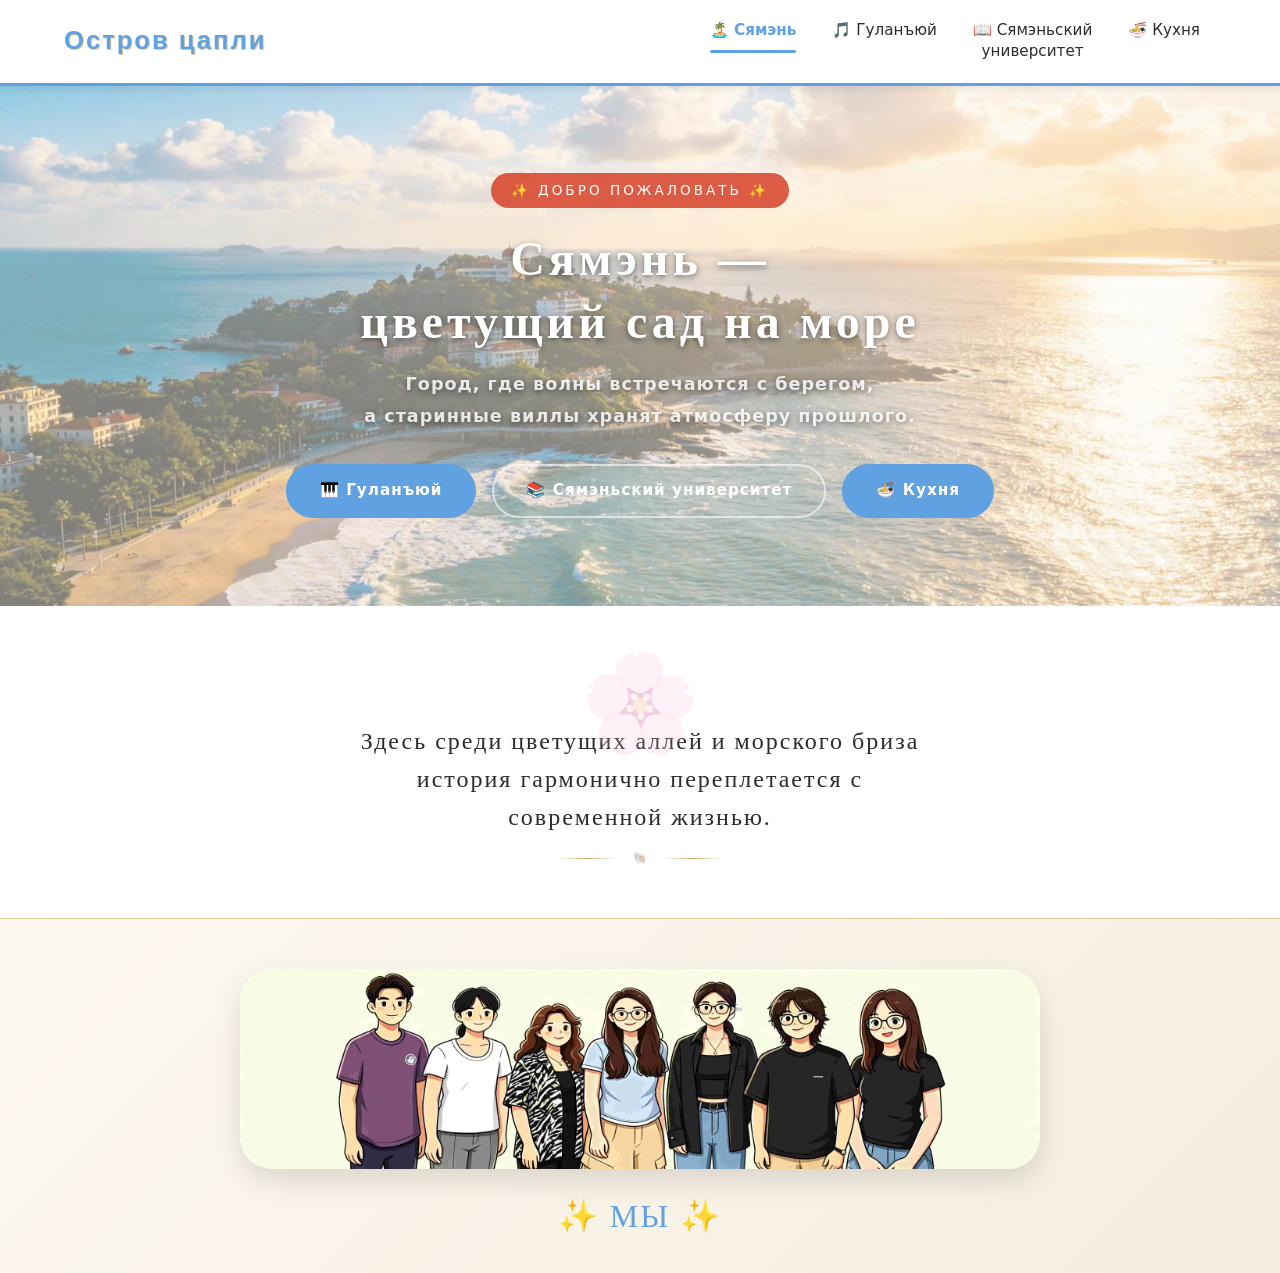
<file: index.html>
<!DOCTYPE html>
<html lang="ru">
<head>
  <meta charset="UTF-8">
  <meta name="viewport" content="width=device-width, initial-scale=1.0, user-scalable=yes">
  <title>Сямэнь</title>
  <link rel="stylesheet" href="style.css">
  <style>

    @keyframes floatUp {
      0% { opacity: 1; transform: translateY(0) scale(1); }
      100% { opacity: 0; transform: translateY(-100px) scale(1.2); }
    }

    @keyframes gentleWobble {
      0%,100%{ transform: rotate(0deg); }
      25%{ transform: rotate(3deg); }
      75%{ transform: rotate(-3deg); }
    }
    .team-photo {
      background: linear-gradient(135deg, var(--cream) 0%, var(--cream-dark) 100%);
      padding: 50px 0 30px;
      text-align: center;
      border-top: 1px solid var(--gold-light);
    }

    .team-photo-inner {
      max-width: 800px;
      margin: 0 auto;
    }

    .team-photo-inner img {
      width: 100%;
      height: auto;
      border-radius: 32px;
      box-shadow: 0 12px 28px rgba(0, 0, 0, 0.12);
      transition: transform 0.3s ease;
    }

    .team-photo-inner img:hover {
      transform: scale(1.01);
    }

    .team-caption {
      margin-top: 20px;
      font-family: var(--font-serif);
      font-size: 2rem;
      color: var(--red);
      letter-spacing: 2px;
    }

    @media (max-width: 768px) {
      .team-photo {
        padding: 30px 0 20px;
      }
      .team-caption {
        font-size: 0.85rem;
      }
    }
    @media (max-width: 768px) {
      .quote-text {
        font-size: 1rem;
        line-height: 1.4;
      }
    }
  </style>
</head>
<body>

<header class="main-header">
  <div class="container header-inner">
    <div class="logo-area">
      <a href="index.html" class="logo-link">
        <div class="logo-area">
          <a href="index.html" class="logo-link">
            <div class="logo-text">
              <span class="site-title">Остров цапли</span>
            </div>
          </a>
        </div>
      </a>
    </div>
    <nav class="main-nav">
      <ul>
        <li><a href="index.html" class="active">🏝️ Сямэнь</a></li>
        <li><a href="gulangyu.html">🎵 Гуланъюй</a></li>
        <li><a href="xmu-intro.html">📖 Сямэньский<br>университет</a></li>
        <li><a href="meishi.html">🍜 Кухня</a></li>
      </ul>
    </nav>
    <button class="mobile-menu-btn" aria-label="Меню">
      <span></span><span></span><span></span>
    </button>
  </div>
</header>

<section class="hero-banner">
  <div class="hero-slide">
    <div class="hero-overlay"></div>
    <div class="hero-content container">
      <span class="hero-badge">✨ добро пожаловать ✨</span>
      <h2 class="hero-title" style="font-weight: bold; text-shadow: 0 2px 6px rgba(0,0,0,0.5)">Сямэнь — <br>цветущий сад на море</h2>
      <p class="hero-desc" style="font-weight: bold; text-shadow: 0 2px 6px rgba(0,0,0,0.5)">
        Город, где волны встречаются с берегом, <br>
        а старинные виллы хранят атмосферу прошлого.
      </p>
      <div class="hero-btns">
        <a href="gulangyu.html" class="btn btn-primary">🎹 Гуланъюй</a>
        <a href="xmu-intro.html" class="btn btn-outline">📚 Сямэньский университет</a>
        <a href="meishi.html" class="btn btn-primary">🍜 Кухня</a>
      </div>
    </div>
    <div class="hero-pattern"></div>
    <div class="floating-bubbles">
      <div class="bubble" style="left: 10%; animation-duration: 8s;"></div>
      <div class="bubble" style="left: 25%; animation-duration: 12s;"></div>
      <div class="bubble" style="left: 70%; animation-duration: 6s;"></div>
    </div>
  </div>
</section>

<!-- 引言区 可爱风格 -->
<section class="intro-quote">
  <div class="container">
    <div class="quote-block">
      <span class="quote-mark">🌸</span>
      <p class="quote-text">
        Здесь среди цветущих аллей и морского бриза<br>история гармонично переплетается с современной жизнью.</p>
      <div class="ornament-divider">
        <span class="ornament-line"></span>
        <span class="ornament-diamond">🐚</span>
        <span class="ornament-line"></span>
      </div>
    </div>
  </div>
</section>
<div class="team-photo">
  <div class="container">
    <div class="team-photo-inner">
      <img src="images/hezhao.jpg" alt="Наша команда">
      <p class="team-caption">✨ МЫ ✨</p>
    </div>
  </div>
</div>
<script src="main.js"></script>
</body>
</html>
</file>
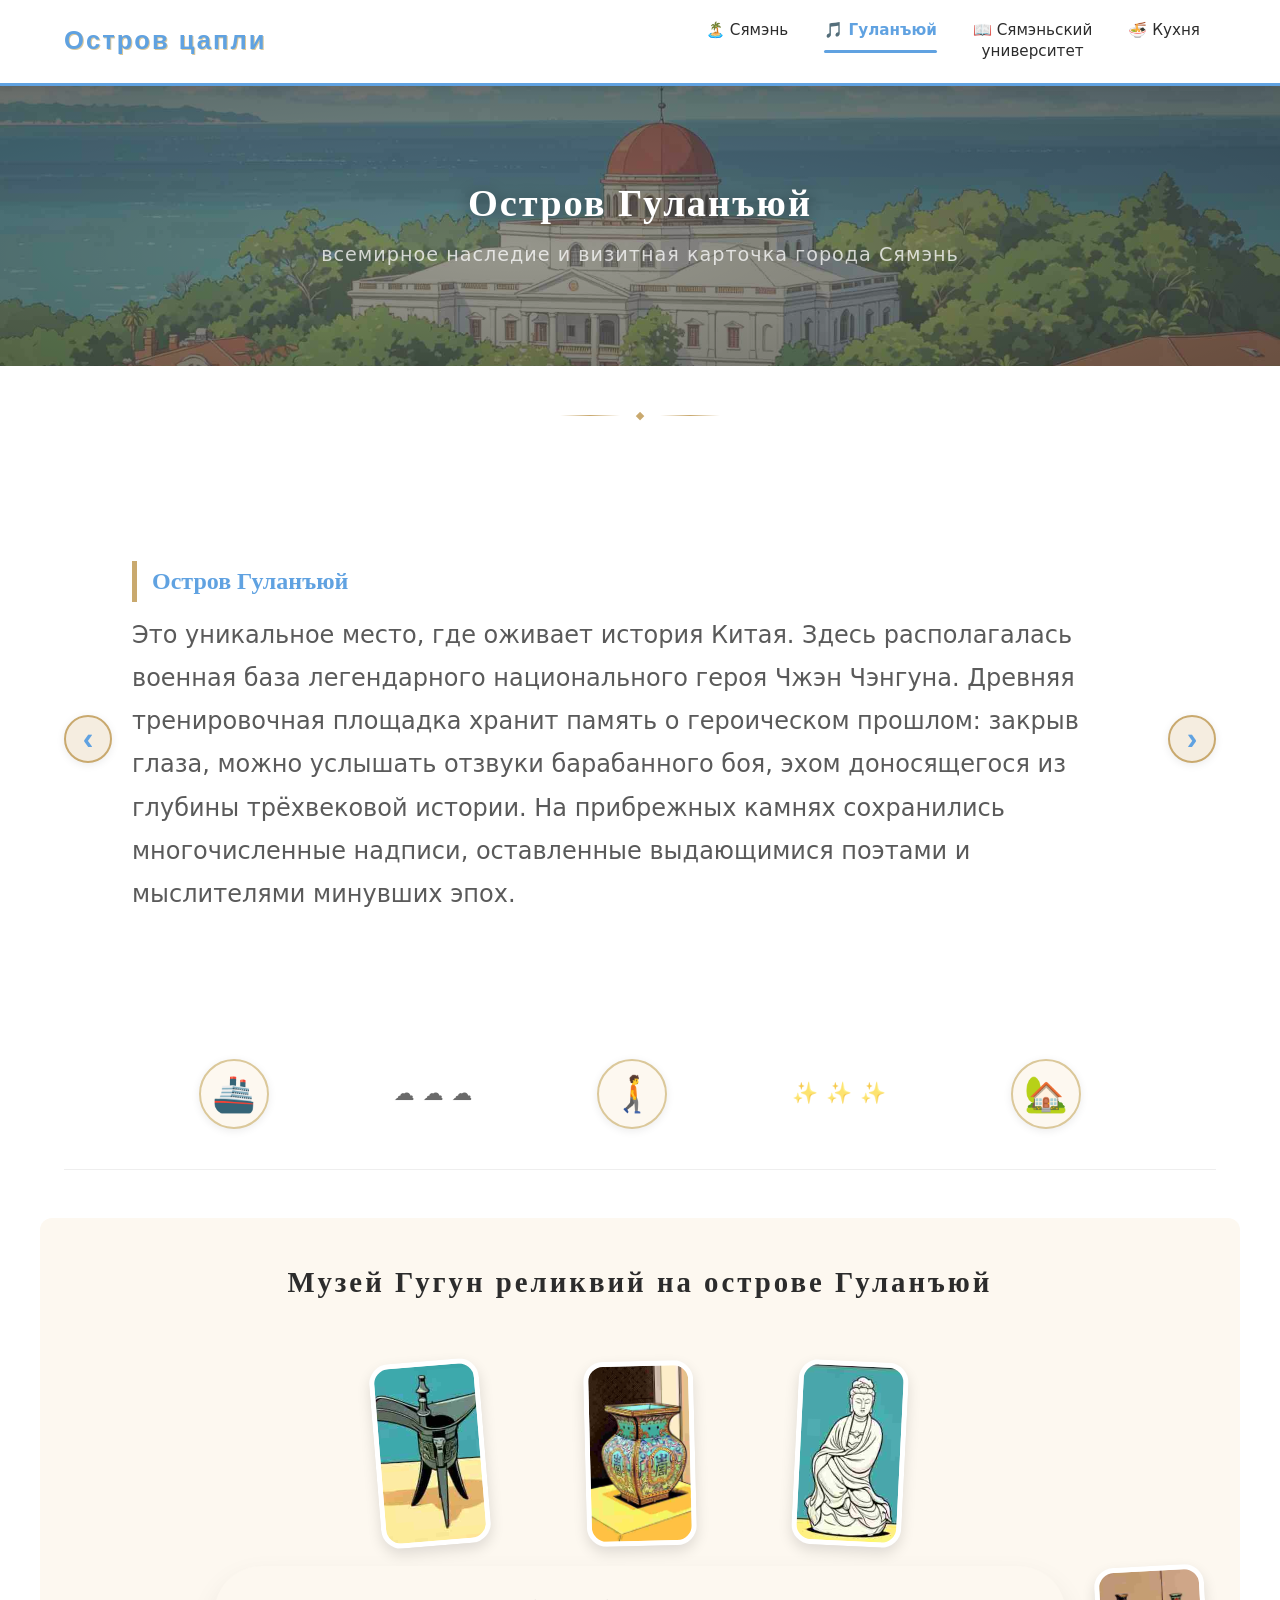
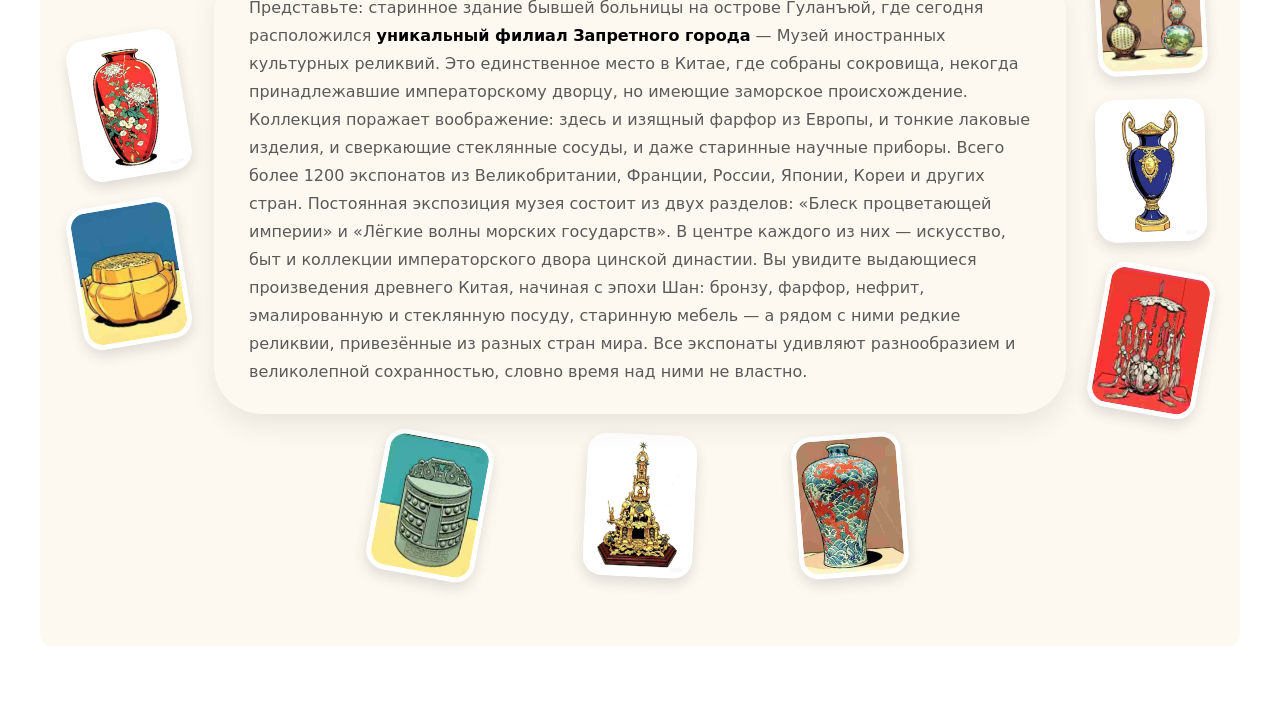
<file: gulangyu.html>
<!DOCTYPE html>
<html lang="ru">
<head>
  <meta charset="UTF-8">
  <meta name="viewport" content="width=device-width, initial-scale=1.0, user-scalable=yes">
  <title>Гуланъюй</title>
  <link rel="stylesheet" href="style.css">
  <style>
    /* 针对 gulangyu 页面的额外样式 */
    @keyframes fadeInUp {
      0% {
        opacity: 0;
        transform: translateY(30px);
      }
      100% {
        opacity: 1;
        transform: translateY(0);
      }
    }

    /* 1. 更换图1背景为图片 + 透明度60% */
    .banner-gulangyu {
      position: relative;
      background: none;
    }

    .banner-gulangyu::before {
      content: "";
      position: absolute;
      top: 0;
      left: 0;
      width: 100%;
      height: 100%;
      background-image: url('images/gulangyu.jpg');
      background-size: cover;
      background-position: center;
      opacity: 0.6;
      z-index: 0;
    }

    .banner-gulangyu .page-banner-overlay {
      background: radial-gradient(ellipse at 40% 60%, rgba(0, 0, 0, 0.4) 0%, rgba(0, 0, 0, 0.6) 100%);
      z-index: 1;
    }

    .page-banner-content {
      position: relative;
      z-index: 2;
    }

    .page-banner-title,
    .page-banner-subtitle {
      animation: fadeInUp 0.8s ease-out forwards;
    }

    .page-banner-subtitle {
      animation-delay: 0.2s;
      opacity: 0;
    }
    .page-banner-title {
      font-size: 2.4rem;
      line-height: 1.3;
      letter-spacing: 2px;
    }

    .page-banner-subtitle {
      font-size: 1.2rem;
      letter-spacing: 1px;
      margin-top: 10px;
    }

    @media (max-width: 768px) {
      .page-banner-title { font-size: 1.6rem; }
      .page-banner-subtitle { font-size: 1rem; }
    }

    .main-nav a:hover { animation: gentleWobble 0.3s ease; }

    /* ========= 轮播样式（优化垂直居中） ========= */
    .carousel-container {
      display: flex;
      align-items: center;      /* 垂直居中 */
      justify-content: space-between;
      gap: 20px;
      position: relative;
      margin-top: 20px;
    }
    /* 父容器：固定高度 + 相对定位 */
    .carousel-slides {
      flex: 1;
      position: relative;        /* 关键：让绝对定位的子元素相对此容器定位 */
      height: 580px;            /* 固定高度（以第二段文字为准，可微调） */
      overflow: hidden;
    }

    /* 每个轮播项：绝对定位，填满父容器，并用 flex 垂直居中内容 */
    .carousel-slide {
      position: absolute;
      top: 0;
      left: 0;
      width: 100%;
      height: 100%;             /* 继承父容器高度 */
      display: flex;
      align-items: center;      /* 垂直居中 */
      justify-content: center;  /* 水平居中（可选） */
      opacity: 0;
      transform: translateX(30px);
      transition: all 0.4s ease-in-out;
      pointer-events: none;
    }

    /* 当前活动项恢复显示 */
    .carousel-slide.active {
      opacity: 1;
      transform: translateX(0);
      pointer-events: auto;
    }

    /* 段落本身宽度自适应，不破坏居中 */
    .carousel-slide p {
      width: 100%;
      margin: 0;
      line-height: 1.8;
      color: var(--text-light);
      font-size: 1.2rem;
    }
    .carousel-arrow {
      background: var(--cream-dark);
      border: 2px solid var(--gold);
      border-radius: 50%;
      width: 48px;
      height: 48px;
      font-size: 2rem;
      font-weight: bold;
      color: var(--red);
      cursor: pointer;
      transition: all 0.2s ease;
      display: flex;
      align-items: center;
      justify-content: center;
      flex-shrink: 0;
      box-shadow: var(--shadow-sm);
      /* 确保箭头自身垂直居中（如果父级 align-items 未完全生效，用 margin 辅助） */
      margin: auto 0;
    }
    .carousel-arrow:hover {
      background: var(--red);
      color: white;
      border-color: var(--red);
      transform: scale(1.05);
      box-shadow: var(--shadow-md);
    }
    .carousel-arrow:active {
      transform: scale(0.95);
    }
    @media (max-width: 768px) {
        /* ---------- 轮播取消：所有 slide 同时显示，纵向排列 ---------- */
        .carousel-container {
          flex-direction: column;
          align-items: stretch;
          gap: 10px;
        }
        .carousel-arrow {
          display: none !important;   /* 隐藏左右箭头 */
        }
        .carousel-slides {
          height: auto !important;
          min-height: auto;
          overflow: visible;
          margin-bottom: 20px;
        }
        .carousel-slide {
          position: relative !important;
          height: auto !important;
          opacity: 1 !important;
          transform: none !important;
          pointer-events: auto !important;
          display: block !important;
          padding: 20px 10px;
          margin-bottom: 20px;
          border-bottom: 1px solid var(--gold-light);
        }
        .carousel-slide:last-child {
          border-bottom: none;
        }
        /* 隐藏轮播图标组 */
        .carousel-icons {
          display: none !important;
        }

        /* ---------- 统一轮播文字与博物馆文字字体和行距 ---------- */
        .carousel-slide p,
        .guide-content p,
        .guide-list li,
        .accommodation-content p,
        .museum-text-container p {
          font-size: 0.9rem !important;   /* 调小字体 */
          line-height: 1.5 !important;    /* 缩小行距 */
        }
        /* 针对博物馆文字容器的特殊覆盖 */
        .museum-text-container p {
          font-size: 0.9rem;
          line-height: 1.5;
        }
        /* 调整标题大小（可选） */
        .guide-title,
        .accommodation-content {
          font-size: 1.1rem;
        }
      .content-title {
        font-size: 1.2rem;
      }
    }
    .carousel-slide p {
      line-height: 1.8;
      color: var(--text-light);
      margin: 0;
      font-size: 1.25rem;
    }

    /* ========= 图标栏样式 ========= */
    .carousel-icons {
      display: flex;
      justify-content: space-around;
      align-items: center;
      margin-top: 30px;
      padding: 0 20px;
    }
    /* 图标栏布局调整 */
    .carousel-icons {
      display: flex;
      justify-content: space-evenly;
      align-items: center;
      margin-top: 30px;
      padding: 0 20px;
      flex-wrap: wrap;
      gap: 10px;
    }

    /* 每个装饰组（三个点） */
    .dot-group {
      display: flex;
      gap: 8px;
      align-items: center;
    }

    /* 单个装饰点 */
    .dot {
      font-size: 1.3rem;
      transition: all 0.2s ease;
      opacity: 0.7;
      display: inline-block;
    }

    /* 流动动画：放大 + 还原 */
    .dot-flow {
      animation: flowPulse 0.4s ease-in-out forwards;
    }

    @keyframes flowPulse {
      0% { transform: scale(1); opacity: 0.7; }
      50% { transform: scale(1.8); opacity: 1; filter: drop-shadow(0 0 4px gold); }
      100% { transform: scale(1); opacity: 0.7; }
    }

    /* 响应式微调 */
    @media (max-width: 768px) {
      .dot {
        font-size: 1rem;
      }
      .dot-group {
        gap: 4px;
      }
      .carousel-icons {
        gap: 4px;
        padding: 0 10px;
        justify-content: flex-start; /* 左对齐，避免空隙不均导致换行 */
      }
      .icon-item {
        width: 50px;
        height: 50px;
        font-size: 1.4rem;
      }
    }
    .icon-item {
      font-size: 2.2rem;
      cursor: pointer;
      transition: all 0.2s ease;
      background: var(--cream);
      width: 70px;
      height: 70px;
      border-radius: 50%;
      display: flex;
      align-items: center;
      justify-content: center;
      box-shadow: var(--shadow-sm);
      border: 2px solid var(--gold-light);
    }
    .icon-item:hover {
      transform: scale(1.08);
      border-color: var(--red);
      background: var(--white);
    }
    /* 抖动动画 */
    .icon-shake {
      animation: iconShake 0.3s ease-in-out 0s 2;
    }
    @keyframes iconShake {
      0% { transform: translateX(0); }
      25% { transform: translateX(-5px); }
      75% { transform: translateX(5px); }
      100% { transform: translateX(0); }
    }

    /* 博物馆散落图片 - 修复版 */
    #museumImagesContainer {
      pointer-events: none; /* 容器不拦截点击，但内部图片可点击 */
    }
    .museum-img {
      position: absolute;
      cursor: pointer;
      pointer-events: auto;
      transition: all 0.25s ease;
      border-radius: 20px;
      box-shadow: 0 8px 18px rgba(0, 0, 0, 0.15);
      background: #fff;
      padding: 4px;
      width: 110px;
      height: auto;
      object-fit: cover;
      z-index: 50;
    }
    .museum-img:hover {
      transform: scale(1.1) rotate(0deg) !important;
      z-index: 200;
      box-shadow: 0 12px 28px rgba(0, 0, 0, 0.25);
    }
    @media (max-width: 768px) {
      .museum-img {
        width: 75px;
      }
      .museum-layout {
        padding-bottom: 0 !important;
        margin-bottom: 0 !important;
      }
      .museum-row {
        margin-bottom: 0 !important;
        padding-bottom: 0 !important;
      }
      .museum-middle {
        margin-bottom: 0 !important;
        padding-bottom: 0 !important;
      }
      .museum-text-container {
        margin-bottom: 0 !important;
        padding-bottom: 0 !important;
      }
      /* 如果底部还有多余空白，可以尝试移除最后一个子元素的边距 */
      .museum-layout > :last-child {
        margin-bottom: 0 !important;
        padding-bottom: 0 !important;
      }
    }
    .museum-layout {
      max-width: 1300px;
      margin: 0 auto;
      padding: 20px 10px;
    }

    .museum-row {
      display: flex;
      justify-content: center;
      gap: 100px;
      flex-wrap: wrap;
      margin: 10px 0;
    }
    .museum-middle {
      display: flex;
      align-items: center;
      justify-content: center;
      gap: 30px;
      margin: 20px 0;
    }

    .museum-side {
      display: flex;
      flex-direction: column;
      gap: 25px;
      justify-content: center;
    }

    .museum-text-container {
      flex: 2;
      min-width: 260px;
      background: var(--cream);
      border-radius: 48px;
      padding: 28px 35px;
      box-shadow: 0 12px 28px rgba(0,0,0,0.08);
      line-height: 1.75;
      color: var(--text-light);
      z-index: 2;
    }

    /* 图片通用样式 */
    .museum-img-fixed {
      width: 110px;
      height: auto;
      border-radius: 20px;
      box-shadow: 0 6px 14px rgba(0,0,0,0.12);
      background: #fff;
      padding: 5px;
      transition: all 0.25s ease;
      cursor: pointer;
      display: block;
      object-fit: cover;
    }
    .museum-img-fixed:hover {
      transform: scale(1.08) rotate(0deg) !important;
      box-shadow: 0 12px 24px rgba(0,0,0,0.2);
      z-index: 10;
    }

    @media (max-width: 768px) {
      .museum-img-fixed {
        width: 70px;
      }
      .museum-middle {
        flex-direction: column;
      }
      .museum-side {
        flex-direction: row;
        flex-wrap: wrap;
        justify-content: center;
      }
      .museum-row {
        gap: 10px;
      }
    }
    .guide-content {
      padding: 8px 0;
    }
    .guide-title {
      font-family: var(--font-serif);
      font-size: 1.2rem;
      font-weight: bold;
      color: var(--red);
      margin-bottom: 12px;
      border-left: 5px solid var(--gold);
      padding-left: 15px;
    }
    .guide-list {
      list-style: none;
      padding-left: 0;
      margin: 10px 0 15px;
    }
    .guide-list li {
      padding: 5px 0;
      color: var(--text-light);
      display: flex;
      align-items: center;
      gap: 8px;
    }
    .guide-list li::before {
      font-size: 0.9rem;
    }
  </style>
</head>
<body>

<header class="main-header">
  <div class="container header-inner">
    <div class="logo-area">
      <a href="index.html" class="logo-link">
        <div class="logo-text">
          <span class="site-title">Остров цапли</span>
        </div>
      </a>
    </div>
    <nav class="main-nav">
      <ul>
        <li><a href="index.html">🏝️ Сямэнь</a></li>
        <li><a href="gulangyu.html" class="active">🎵 Гуланъюй</a></li>
        <li><a href="xmu-intro.html">📖 Сямэньский<br>университет</a></li>
        <li><a href="meishi.html">🍜 Кухня</a></li>
      </ul>
    </nav>
    <button class="mobile-menu-btn" aria-label="Меню">
      <span></span><span></span><span></span>
    </button>
  </div>
</header>

<!-- 页面标题横幅（图1） -->
<section class="page-banner banner-gulangyu">
  <div class="page-banner-overlay"></div>
  <div class="container page-banner-content">
    <h2 class="page-banner-title">Остров Гуланъюй</h2>
    <p class="page-banner-subtitle">всемирное наследие и визитная карточка города Сямэнь</p>
  </div>
</section>

<main class="page-main">
  <div class="container">
    <!-- 简介区 -->
    <section class="content-section">
      <div class="ornament-heading">
        <span class="ornament-line"></span>
        <span class="ornament-diamond">◆</span>
        <span class="ornament-line"></span>
      </div>

      <!-- 轮播容器 -->
      <div class="carousel-container">
        <button class="carousel-arrow carousel-arrow-left" id="prevBtn">‹</button>
        <div class="carousel-slides">
          <div class="carousel-slide active" style="display: flex; align-items: center;">
            <div class="guide-content">
              <h3 class="guide-title" style="margin-top: 0;font-size: 1.5rem;">Остров Гуланъюй</h3>
              <p style="font-size: 1.5rem;">Это уникальное место, где оживает история Китая. Здесь располагалась военная база легендарного национального героя Чжэн Чэнгуна. Древняя тренировочная площадка хранит память о героическом прошлом: закрыв глаза, можно услышать отзвуки барабанного боя, эхом доносящегося из глубины трёхвековой истории. На прибрежных камнях сохранились многочисленные надписи, оставленные выдающимися поэтами и мыслителями минувших эпох.
            </p>
            </div>
          </div>
          <div class="carousel-slide">
            <div class="guide-content">
              <h3 class="guide-title">Как добраться?</h3>
              <p>Единственный способ попасть на остров — переплыть на пароме. Важно заранее ознакомиться с расписанием паромов, расположением портов и особенностями маршрутов.</p>
              <p>На острове действует уникальная система передвижения. Сейчас, как и сто лет назад, основным средством перевозки грузов остаются традиционные ручные тележки. Для комфортной прогулки рекомендуем:</p>
              <ul class="guide-list">
                <li>👟 Выбрать удобную обувь</li>
                <li>🗺️ Заранее спланировать маршрут</li>
                <li>🧴 Намазаться солнцезащитным кремом</li>
              </ul>
              <h3 class="guide-title" style="margin-top: 20px;">Что посмотреть?</h3>
              <ul class="guide-list">
                <li>🏛️ Историческая тренировочная площадка Чжэн Чэнгуна</li>
                <li>🌿 Живописный сад Шучжуан</li>
                <li>🎵 Музей органной музыки</li>
                <li>🌅 Смотровая площадка Жигуанъянь</li>
              </ul>
            </div>
          </div>
          <div class="carousel-slide">
            <div class="accommodation-content">
              <h3 class="guide-title" style="font-size: 1.5rem;">Где остановиться?</h3>
              <p>Вилла «Хуанцзя Хуаюань» — уникальное место для проживания, известное как «Первая вилла Китая». Это не просто отель, а объект культурного наследия государственного значения, где современный сервис сочетается с атмосферой старинной аристократии. Стоимость проживания лишь незначительно превышает стандартный гостиничный тариф, а впечатления от пребывания останутся на всю жизнь.</p>
              <p class="conclusion">Гуланъюй, где каждый найдёт что-то особенное для себя.</p>
            </div>
          </div>
        </div>
        <button class="carousel-arrow carousel-arrow-right" id="nextBtn">›</button>
      </div>
      <!-- 三个图标和流动点 -->
      <div class="carousel-icons">
        <div class="icon-item" data-target="0" title="Пароход">🚢</div>
        <div class="dot-group" id="dotGroup1">
          <span class="dot">☁️</span>
          <span class="dot">☁️</span>
          <span class="dot">☁️</span>
        </div>
        <div class="icon-item" data-target="1" title="Прогулка">🚶‍➡️</div>
        <div class="dot-group" id="dotGroup2">
          <span class="dot">✨</span>
          <span class="dot">✨</span>
          <span class="dot">✨</span>
        </div>
        <div class="icon-item" data-target="2" title="Вилла">🏡</div>
      </div>
    </section>

    <section class="content-section bg-pale" id="museumSection">
      <h3 class="content-title" style="font-weight: bold">Музей Гугун реликвий на острове Гуланъюй</h3>

      <!-- 图片 + 文字 四周布局容器 -->
      <div class="museum-layout">
        <!-- 上部图片区（3张） -->
        <div class="museum-row top-row" id="topImages"></div>

        <!-- 中部：左侧图片区 + 文字 + 右侧图片区 -->
        <div class="museum-middle">
          <div class="museum-side left-side" id="leftImages"></div>
          <div class="museum-text-container">
            <p>
              Представьте: старинное здание бывшей больницы на острове Гуланъюй, где сегодня расположился <span style="font-weight: bold;color: black">уникальный филиал Запретного города</span> — Музей иностранных культурных реликвий. Это единственное место в Китае, где собраны сокровища, некогда принадлежавшие императорскому дворцу, но имеющие заморское происхождение.
              Коллекция поражает воображение: здесь и изящный фарфор из Европы, и тонкие лаковые изделия, и сверкающие стеклянные сосуды, и даже старинные научные приборы. Всего более 1200 экспонатов из Великобритании, Франции, России, Японии, Кореи и других стран. Постоянная экспозиция музея состоит из двух разделов: «Блеск процветающей империи» и «Лёгкие волны морских государств». В центре каждого из них — искусство, быт и коллекции императорского двора цинской династии. Вы увидите выдающиеся произведения древнего Китая, начиная с эпохи Шан: бронзу, фарфор, нефрит, эмалированную и стеклянную посуду, старинную мебель — а рядом с ними редкие реликвии, привезённые из разных стран мира. Все экспонаты удивляют разнообразием и великолепной сохранностью, словно время над ними не властно.
            </p>
          </div>
          <div class="museum-side right-side" id="rightImages"></div>
        </div>

        <!-- 下部图片区（3张） -->
        <div class="museum-row bottom-row" id="bottomImages"></div>
      </div>
    </section>
  </div>
</main>

<script src="main.js"></script>
<script>
  (function() {
    const slides = document.querySelectorAll('.carousel-slide');
    const prevBtn = document.getElementById('prevBtn');
    const nextBtn = document.getElementById('nextBtn');
    const icons = document.querySelectorAll('.icon-item');
    if (!slides.length || !prevBtn || !nextBtn) return;
    let currentIndex = 0;
    const total = slides.length;

    function showSlide(index) {
      if (index < 0) index = total - 1;
      if (index >= total) index = 0;
      slides.forEach((slide, i) => {
        if (i === index) {
          slide.classList.add('active');
        } else {
          slide.classList.remove('active');
        }
      });
      currentIndex = index;
    }

    // 箭头点击
    prevBtn.addEventListener('click', () => {
      showSlide(currentIndex - 1);
      playFlowAnimation('prev');
    });
    nextBtn.addEventListener('click', () => {
      showSlide(currentIndex + 1);
      playFlowAnimation('next');
    });

    icons.forEach(icon => {
      icon.addEventListener('click', function(e) {
        e.stopPropagation();
        const targetIndex = parseInt(this.getAttribute('data-target'));
        const oldIndex = currentIndex;
        if (!isNaN(targetIndex) && targetIndex !== currentIndex) {
          // 判断方向
          const direction = targetIndex > currentIndex ? 'next' : 'prev';
          showSlide(targetIndex);
          playFlowAnimation(direction);
        }
        // 抖动动画保留
        this.classList.add('icon-shake');
        setTimeout(() => this.classList.remove('icon-shake'), 300);
      });
    });

    // 键盘左右键支持
    document.addEventListener('keydown', (e) => {
      if (e.key === 'ArrowLeft') showSlide(currentIndex - 1);
      if (e.key === 'ArrowRight') showSlide(currentIndex + 1);
    });
    // 播放流动动画（方向：左->右，根据当前切换方向）
    function playFlowAnimation(direction) {
      // direction: 'next' 或 'prev'
      const group1 = document.getElementById('dotGroup1');
      const group2 = document.getElementById('dotGroup2');
      if (!group1 || !group2) return;

      const dots1 = group1.querySelectorAll('.dot');
      const dots2 = group2.querySelectorAll('.dot');

      // 如果是切换到右侧（下一段），动画从左组到右组顺序播放
      if (direction === 'next') {
        animateDotsSequentially([...dots1, ...dots2]);
      }
      // 如果是切换到左侧（上一段），从右向左反向播放（可选，体现反向流动）
      else if (direction === 'prev') {
        animateDotsSequentially([...dots2.reverse(), ...dots1.reverse()]);
      }
    }

    function animateDotsSequentially(dotsArray) {
      dotsArray.forEach((dot, idx) => {
        setTimeout(() => {
          dot.classList.add('dot-flow');
          setTimeout(() => dot.classList.remove('dot-flow'), 400);
        }, idx * 80); // 每个点间隔80ms，形成波浪
      });
    }
  })();
  (function() {
    // ================= 请在这里修改您的图片路径 =================
    const imageUrls = [
      "images/gu1.jpg",
      "images/gu2.jpg",
      "images/gu3.jpg",
      "images/gu4.jpg",
      "images/gu5.jpg",
      "images/gu6.jpg",
      "images/gu7.jpg",
      "images/gu8.jpg",
      "images/gu9.jpg",
      "images/gu10.jpg",
      "images/gu11.jpg"
    ];
    // 分配策略：上区3张，下区3张，左区2张，右区3张（共11张）
    const topCount = 3;
    const bottomCount = 3;
    const leftCount = 2;
    const rightCount = 3;

    // 复制数组并打乱顺序（让每次刷新随机分配位置，但确保每张图只出现一次）
    const shuffled = [...imageUrls];
    for (let i = shuffled.length - 1; i > 0; i--) {
      const j = Math.floor(Math.random() * (i + 1));
      [shuffled[i], shuffled[j]] = [shuffled[j], shuffled[i]];
    }

    let idx = 0;
    const topImages = shuffled.slice(idx, idx + topCount); idx += topCount;
    const leftImages = shuffled.slice(idx, idx + leftCount); idx += leftCount;
    const rightImages = shuffled.slice(idx, idx + rightCount); idx += rightCount;
    const bottomImages = shuffled.slice(idx, idx + bottomCount);

    // 创建图片元素并添加随机旋转
    function createImage(src, alt) {
      const img = document.createElement('img');
      img.src = src;
      img.alt = alt;
      img.className = 'museum-img-fixed';
      const rotate = (Math.random() - 0.5) * 24;// -9deg ~ 9deg
      img.style.transform = `rotate(${rotate}deg)`;
      img.loading = 'lazy';
      img.onerror = function() {
        this.style.background = '#EADBC6';
        this.style.content = '🖼️';
        this.src = 'data:image/svg+xml,%3Csvg xmlns="http://www.w3.org/2000/svg" width="100" height="100" viewBox="0 0 24 24" fill="%23D7422A"%3E%3Cpath d="M19 3H5c-1.1 0-2 .9-2 2v14c0 1.1.9 2 2 2h14c1.1 0 2-.9 2-2V5c0-1.1-.9-2-2-2zm-1 8h-4v4h-4v-4H6V9h4V5h4v4h4v2z"/%3E%3C/svg%3E';
      };
      return img;
    }

    const containerTop = document.getElementById('topImages');
    const containerLeft = document.getElementById('leftImages');
    const containerRight = document.getElementById('rightImages');
    const containerBottom = document.getElementById('bottomImages');

    if (containerTop) {
      topImages.forEach((url, i) => {
        containerTop.appendChild(createImage(url, `Экспонат сверху ${i+1}`));
      });
    }
    if (containerLeft) {
      leftImages.forEach((url, i) => {
        containerLeft.appendChild(createImage(url, `Экспонат слева ${i+1}`));
      });
    }
    if (containerRight) {
      rightImages.forEach((url, i) => {
        containerRight.appendChild(createImage(url, `Экспонат справа ${i+1}`));
      });
    }
    if (containerBottom) {
      bottomImages.forEach((url, i) => {
        containerBottom.appendChild(createImage(url, `Экспонат снизу ${i+1}`));
      });
    }
  })();
</script>

</body>
</html>
</file>
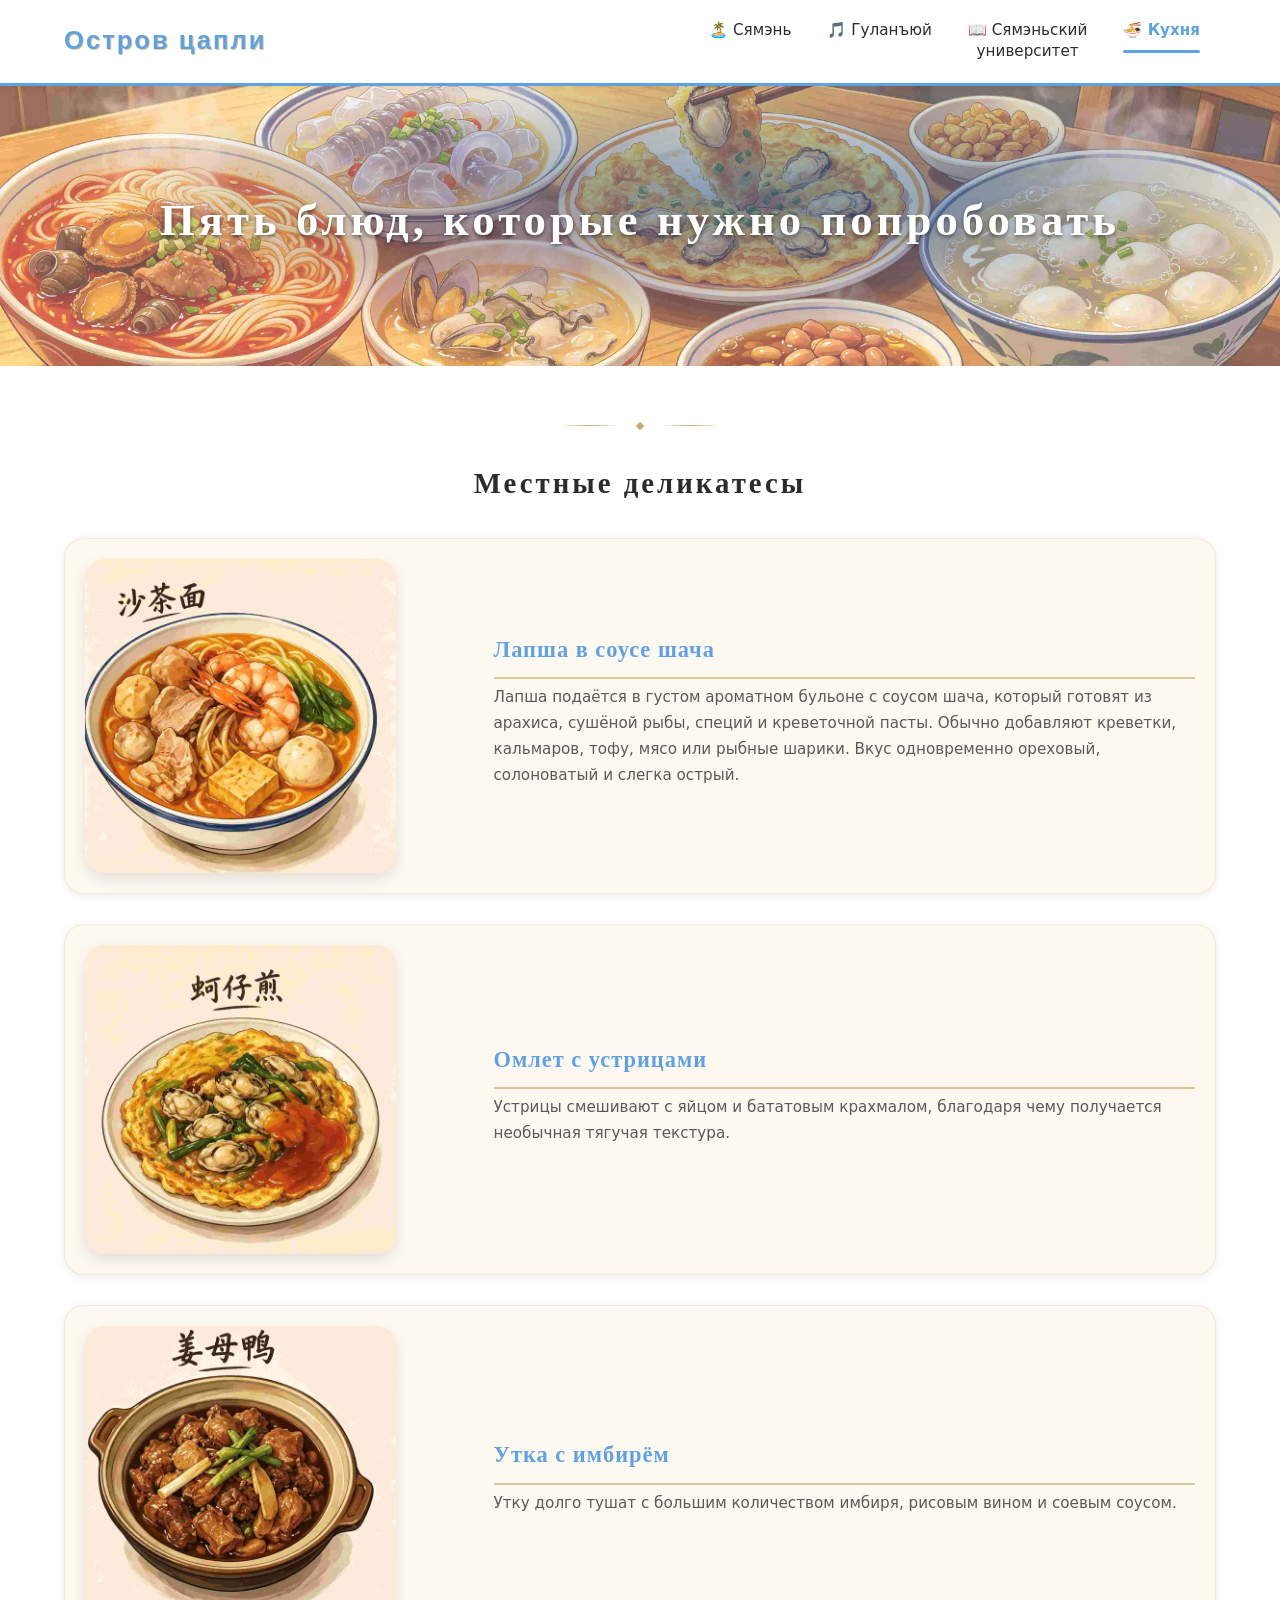
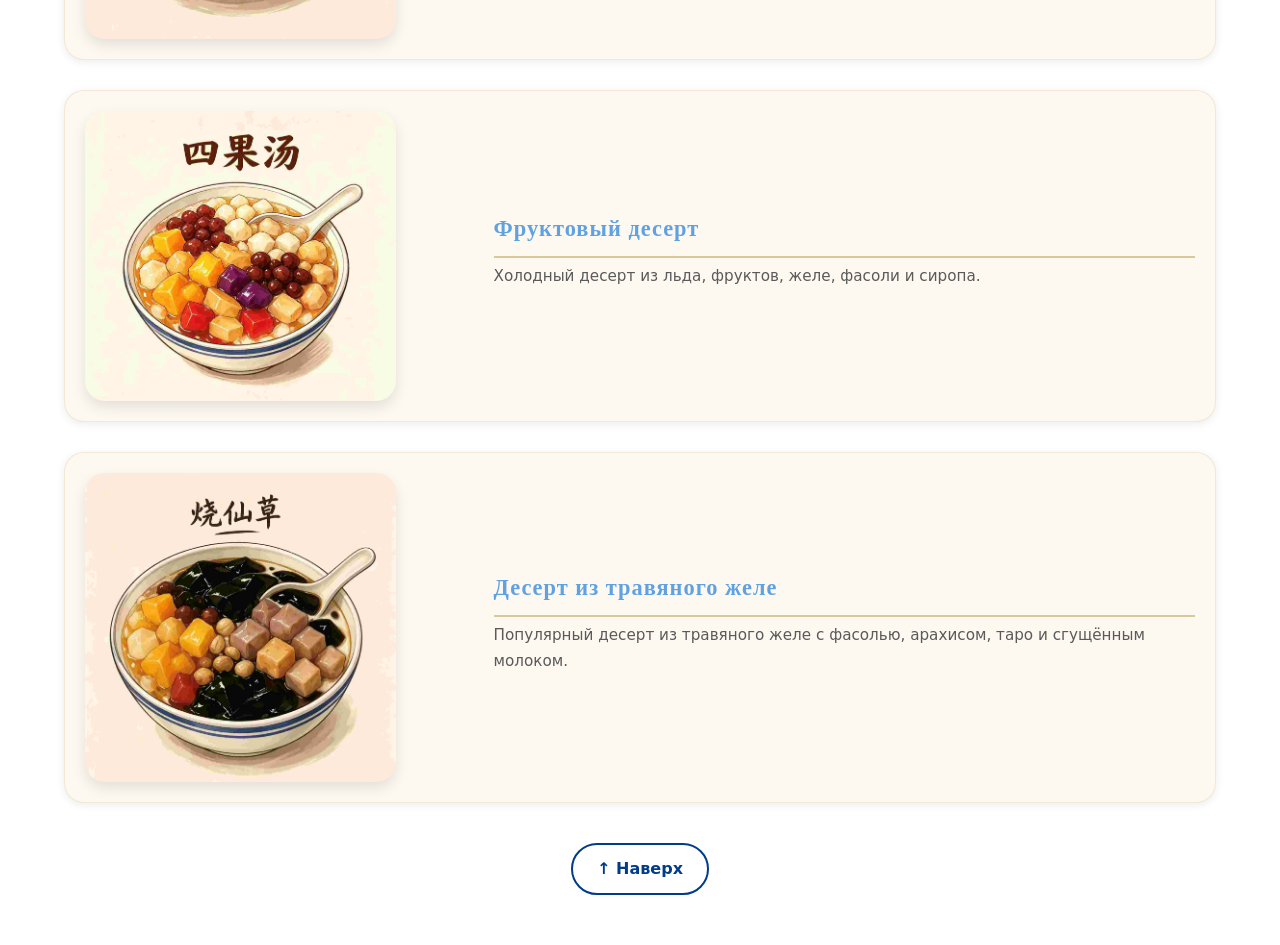
<file: meishi.html>
<!DOCTYPE html>
<html lang="ru">
<head>
  <meta charset="UTF-8">
  <meta name="viewport" content="width=device-width, initial-scale=1.0">
  <title>Кухня Сямэня</title>
  <link rel="stylesheet" href="style.css">
  <style>
    /* 美食页面专属样式 */
    .food-section {
      padding: 50px 0;
      background: var(--white);
    }
    .food-grid {
      display: flex;
      flex-direction: column;
      gap: 30px;
      margin-top: 30px;
    }
    .page-banner-title {
      animation: fadeInUp 0.8s ease-out forwards;
    }

    /* 卡片：左右布局 */
    .food-card {
      background: var(--cream);
      border-radius: 20px;
      overflow: hidden;
      box-shadow: var(--shadow-sm);
      transition: all 0.35s ease;
      border: 1px solid rgba(201,169,110,0.2);
      display: flex;
      align-items: center;
      gap: 20px;
      padding: 20px;
    }
    .food-card:hover {
      transform: translateY(-6px);
      box-shadow: var(--shadow-lg);
      border-color: var(--gold-light);
    }
    /* 左侧图片容器：宽度占卡片的35% */
    .food-card-image {
      flex: 0 0 35%;
      text-align: center;
    }
    .food-card-image img {
      width: 80%;          /* 相对图片容器缩小到80% */
      height: auto;
      border-radius: 20px;
      box-shadow: 0 6px 14px rgba(0,0,0,0.1);
      transition: transform 0.2s;
      object-fit: cover;
      background: #fff0e0;
    }
    .food-card-image img:hover {
      transform: scale(1.02);
    }
    /* 右侧文字内容 */
    .food-card-body {
      flex: 1;
      display: flex;
      flex-direction: column;
    }
    .food-name {
      font-family: var(--font-serif);
      font-size: 1.4rem;
      font-weight: 700;
      color: var(--red);
      margin-bottom: 6px;
      letter-spacing: 1px;
      border-bottom: 2px solid var(--gold-light);
      padding-bottom: 8px;
      display: inline-block;
    }
    .food-subtitle {
      font-size: 0.8rem;
      color: var(--text-lighter);
      margin-bottom: 12px;
      font-style: italic;
    }
    .food-desc {
      color: var(--text-light);
      line-height: 1.7;
      font-size: 0.95rem;
      margin-bottom: 12px;
    }
    .food-ingredients {
      font-size: 0.8rem;
      color: #777;
      background: rgba(0,0,0,0.03);
      padding: 8px 12px;
      border-radius: 8px;
      display: inline-block;
      width: fit-content;
    }
    /* 返回顶部按钮 */
    .back-to-top {
      display: inline-block;
      margin-top: 40px;
      color: var(--blue);
      font-weight: 600;
      text-decoration: none;
      border: 2px solid var(--blue);
      padding: 10px 24px;
      border-radius: 30px;
      transition: all 0.3s;
    }
    .back-to-top:hover {
      background: var(--blue);
      color: #fff;
    }
    /* 响应式：移动端改为上下布局 */
    @media (max-width: 768px) {
      .food-card {
        flex-direction: column;
        text-align: center;
        padding: 20px;
      }
      .food-card-image {
        flex: 0 0 auto;
        width: 100%;
      }
      .food-card-image img {
        width: 60%;
        max-width: 200px;
      }
      .food-name {
        align-self: center;
      }
      .food-ingredients {
        align-self: center;
      }
    }
    .banner-xmu {
      background: none !important;   /* 清除原有渐变背景 */
      position: relative;
    }

    .banner-xmu::before {
      content: "";
      position: absolute;
      top: 0;
      left: 0;
      width: 100%;
      height: 100%;
      background-image: url('images/meishi.jpg');  /* 👈 请改成您的图片路径 */
      background-size: cover;
      background-position: center;
      opacity: 0.7;        /* 70% 不透明度（即 30% 透明） */
      z-index: 0;
      pointer-events: none;  /* 让背景不影响点击文字 */
    }

    /* 确保文字在图片之上 */
    .banner-xmu .page-banner-overlay {
      z-index: 1;
    }
    .banner-xmu .page-banner-content {
      position: relative;
      z-index: 2;
    }

    /* 可选：如果图片背景较亮导致白色文字看不清，可以加深文字颜色或添加阴影 */
    .banner-xmu .page-banner-title,
    .banner-xmu .page-banner-subtitle {
      color: #fff;          /* 保持白色，或改为深色如 #333 */
      text-shadow: 0 2px 4px rgba(0,0,0,0.5);  /* 增强可读性 */
    }
  </style>
</head>
<body>

<header class="main-header">
  <div class="container header-inner">
    <div class="logo-area">
      <a href="index.html" class="logo-link">
        <div class="logo-text">
          <span class="site-title">Остров цапли</span>
        </div>
      </a>
    </div>
    <nav class="main-nav">
      <ul>
        <li><a href="index.html">🏝️ Сямэнь</a></li>
        <li><a href="gulangyu.html">🎵 Гуланъюй</a></li>
        <li><a href="xmu-intro.html">📖 Сямэньский<br>университет</a></li>
        <li><a href="meishi.html" class="active">🍜 Кухня</a></li>
      </ul>
    </nav>
    <button class="mobile-menu-btn" aria-label="Меню">
      <span></span><span></span><span></span>
    </button>
  </div>
</header>

<section class="page-banner banner-xmu">
  <div class="page-banner-overlay"></div>
  <div class="container page-banner-content">
    <p class="page-banner-title">Пять блюд, которые нужно попробовать</p>
  </div>
</section>

<main class="food-section">
  <div class="container">
    <div class="ornament-heading">
      <span class="ornament-line"></span>
      <span class="ornament-diamond">◆</span>
      <span class="ornament-line"></span>
    </div>
    <h3 class="content-title">Местные деликатесы</h3>

    <div class="food-grid">
      <!-- 1. 沙茶面 -->
      <div class="food-card">
        <div class="food-card-image">
          <img src="images/shachamian.jpg" alt="Лапша шача">
        </div>
        <div class="food-card-body">
          <h4 class="food-name">Лапша в соусе шача</h4>
          <p class="food-desc">
            Лапша подаётся в густом ароматном бульоне с соусом шача, который готовят из арахиса, сушёной рыбы, специй и креветочной пасты. Обычно добавляют креветки, кальмаров, тофу, мясо или рыбные шарики. Вкус одновременно ореховый, солоноватый и слегка острый.
          </p>
        </div>
      </div>

      <!-- 2. 蚵仔煎 -->
      <div class="food-card">
        <div class="food-card-image">
          <img src="images/kezaijian.jpg" alt="kezaijian">
        </div>
        <div class="food-card-body">
          <h4 class="food-name">Омлет с устрицами</h4>
          <p class="food-desc">
            Устрицы смешивают с яйцом и бататовым крахмалом, благодаря чему получается необычная тягучая текстура.
          </p>
        </div>
      </div>

      <!-- 3. 姜母鸭 -->
      <div class="food-card">
        <div class="food-card-image">
          <img src="images/jiangmuya.jpg" alt="jiangmuya">
        </div>
        <div class="food-card-body">
          <h4 class="food-name">Утка с имбирём</h4>
          <p class="food-desc">
            Утку долго тушат с большим количеством имбиря, рисовым вином и соевым соусом.
          </p>
        </div>
      </div>

      <!-- 4. 四果汤 -->
      <div class="food-card">
        <div class="food-card-image">
          <img src="images/siguotang.jpg" alt="Фруктовый десерт">
        </div>
        <div class="food-card-body">
          <h4 class="food-name">Фруктовый десерт</h4>
          <p class="food-desc">
            Холодный десерт из льда, фруктов, желе, фасоли и сиропа.
          </p>
        </div>
      </div>

      <!-- 5. 烧仙草 -->
      <div class="food-card">
        <div class="food-card-image">
          <img src="images/shaoxiancao.jpg" alt="Десерт из травяного желе">
        </div>
        <div class="food-card-body">
          <h4 class="food-name">Десерт из травяного желе</h4>
          <p class="food-desc">
            Популярный десерт из травяного желе с фасолью, арахисом, таро и сгущённым молоком.
          </p>
        </div>
      </div>
    </div>

    <div style="text-align:center;">
      <a href="#" class="back-to-top">↑ Наверх</a>
    </div>
  </div>
</main>

<script src="main.js"></script>
</body>
</html>
</file>
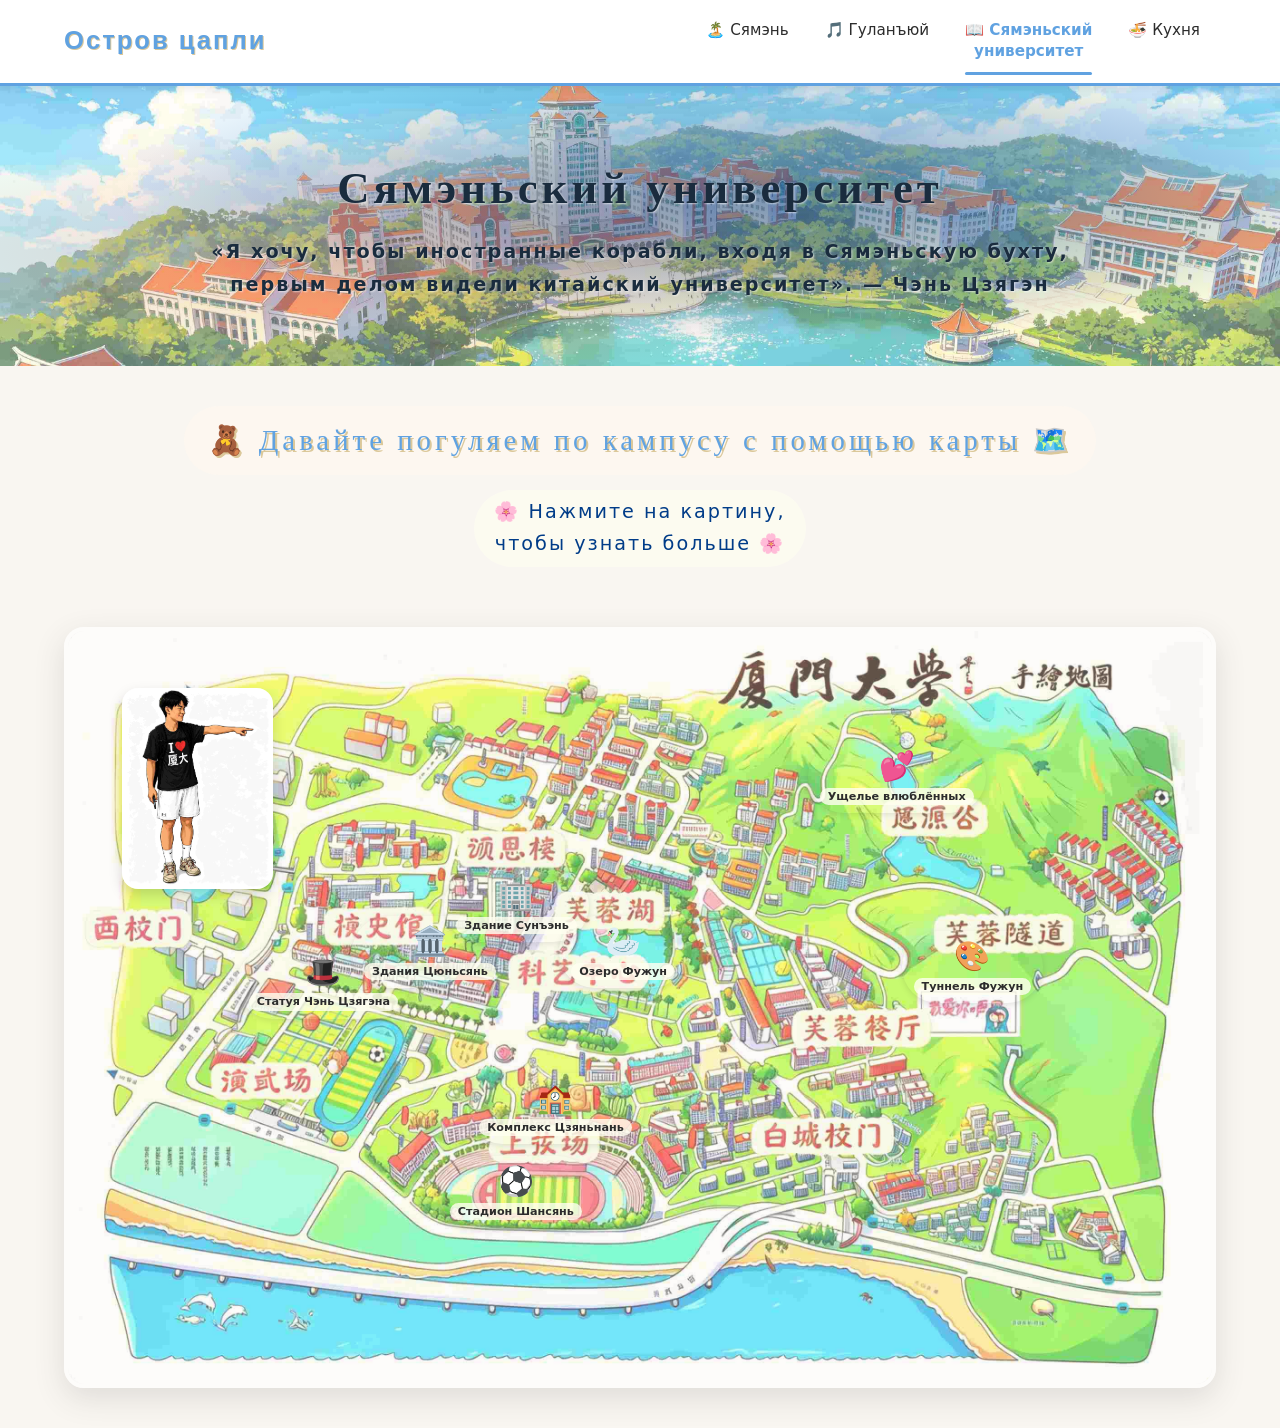
<file: xmu-intro.html>
<!DOCTYPE html>
<html lang="ru">
<head>
    <meta charset="UTF-8">
    <meta name="viewport" content="width=device-width, initial-scale=1.0">
    <title>Сямэньский университет</title>
    <link rel="stylesheet" href="style.css">
    <style>
        /* ========== 桌面端原有样式 ========== */
        .campus-map-section {
            padding: 40px 0;
            background: #f9f6f1;
        }
        .map-interactive-container {
            position: relative;
            width: 100%;
            max-width: 100%;
            text-align: center;
            margin: 0 auto;
            z-index: 5;
        }
        .map-center {
            position: relative;
            display: block;
            width: 100%;
            max-width: 100%;
        }
        .map-image {
            width: 100%;
            border-radius: 20px;
            box-shadow: 0 10px 30px rgba(0,0,0,0.15);
            border: 4px solid var(--white);
            display: block;
            opacity: 0.7;
        }

        /* 桌面端图标样式 */
        .map-icon {
            position: absolute;
            background: transparent;
            border: none;
            padding: 8px 12px;
            cursor: pointer;
            transition: all 0.2s ease;
            display: flex;
            flex-direction: column;
            align-items: center;
            justify-content: center;
            font-size: 1.8rem;
            font-weight: normal;
            color: var(--blue);
            text-align: center;
            line-height: 1.2;
            user-select: none;
            z-index: 5;
            border-radius: 60px;
            white-space: nowrap;
            box-shadow: 0 2px 6px rgba(0,0,0,0.1);
        }
        .map-icon span {
            font-size: 0.7rem;
            display: block;
            margin-top: 4px;
            color: var(--text);
            font-weight: bold;
            background: rgba(255,255,240,0.8);
            padding: 2px 8px;
            border-radius: 20px;
        }
        .map-icon:hover {
            transform: scale(1.05);
            background-color: rgba(255,200,180,0.8);
        }
        .map-icon.active {
            transform: scale(1.3) !important;
            background-color: var(--red);
            color: white;
            box-shadow: 0 4px 12px rgba(215,66,42,0.5);
            z-index: 20;
        }
        .map-icon.active span {
            background: transparent;
            color: white;
        }

        /* 桌面端图标位置（保持不变） */
        .map-icon[data-spot="statue"] { top: 42%; left: 15%; }
        .map-icon[data-spot="qunxian"] { top: 38%; left: 25%; }
        .map-icon[data-spot="love_valley"] { top: 15%; right: 20%; }
        .map-icon[data-spot="furong_tunnel"] { top: 40%; right: 15%; }
        .map-icon[data-spot="furong_lake"] { top: 38%; left: 43%; }
        .map-icon[data-spot="jiannan"] { bottom: 32%; left: 35%; }
        .map-icon[data-spot="shangxian"] { bottom: 21%; right: 54%; }
        .map-icon[data-spot="jiageng"] { top: 32%; left: 33%; }

        /* 桌面端悬浮图片（绝对定位） */
        .desktop-floating-img {
            position: absolute;
            top: 8%;
            left: 5%;
            width: 4cm;
            height: auto;
            object-fit: cover;
            border-radius: 16px;
            box-shadow: 0 6px 14px rgba(0,0,0,0.15);
            z-index: 8;
            pointer-events: none;
        }

        /* 悬浮面板（桌面端和移动端通用） */
        .floating-panel {
            position: absolute;
            background: rgba(255, 248, 240, 0.95);
            backdrop-filter: blur(4px);
            border-radius: 20px;
            padding: 12px 18px;
            width: 400px;
            max-width: 85vw;
            box-shadow: 0 8px 24px rgba(0,0,0,0.2);
            border-left: 6px solid var(--red);
            z-index: 100;
            transition: all 0.2s ease;
            display: none;
            pointer-events: auto;
        }
        .floating-panel h4 {
            margin: 0 0 8px 0;
            color: var(--red);
            font-size: 1.1rem;
        }
        .floating-panel p {
            margin: 0;
            font-size: 0.85rem;
            line-height: 1.5;
            color: var(--text);
        }
        .floating-panel img {
            float: left;
            width: 150px;
            height: 150px;
            object-fit: cover;
            border-radius: 12px;
            margin-right: 10px;
            background: #e0dcd3;
        }
        .floating-panel .clearfix::after {
            content: "";
            clear: both;
            display: table;
        }

        /* 独立标题板块 */
        .cute-title-section {
            text-align: center;
            padding: 40px 20px 20px 20px;
            background: #f9f6f1;
        }
        .cute-title-section .section-title {
            font-family: "Comfortaa", "PingFang SC", "Microsoft YaHei", cursive;
            font-size: 1.8rem;
            color: var(--red);
            text-shadow: 2px 2px 0 var(--gold-light);
            background: rgba(255, 248, 240, 0.7);
            display: inline-block;
            padding: 10px 24px;
            border-radius: 60px;
            margin-bottom: 15px;
        }
        .cute-title-section .section-subtitle {
            font-size: 1.2rem;
            color: var(--blue);
            background: rgba(255,255,240,0.6);
            display: inline-block;
            padding: 6px 20px;
            border-radius: 40px;
        }

        /* 移动端专用容器（默认隐藏） */
        .mobile-icon-container {
            display: none;
        }
        .vertical-icons-list {
            display: flex;
            flex-direction: column;
            gap: 12px;
            flex: 1;
        }
        .vertical-icon-item {
            display: flex;
            align-items: center;
            gap: 10px;
            background: rgba(255, 248, 240, 0.9);
            padding: 8px 12px;
            border-radius: 40px;
            cursor: pointer;
            transition: all 0.2s;
            border: 1px solid var(--gold-light);
            font-size: 0.9rem;
        }
        .vertical-icon-item:hover {
            background: var(--red);
            color: white;
            transform: scale(1.02);
        }
        .vertical-icon-item .v-emoji {
            font-size: 1.5rem;
        }
        .vertical-icon-item .v-text {
            font-weight: 500;
            white-space: nowrap;
            overflow-x: auto;
            text-overflow: ellipsis;
        }

        /* 移动端 weijie 图片样式（用于新容器） */
        .mobile-floating-img {
            width: 120px;
            height: auto;
            border-radius: 16px;
            box-shadow: 0 6px 14px rgba(0,0,0,0.15);
            flex-shrink: 0;
            pointer-events: none;
        }

        /* banner 背景图片样式 */
        .banner-xmu {
            background: none !important;
            position: relative;
        }
        .banner-xmu::before {
            content: "";
            position: absolute;
            top: 0;
            left: 0;
            width: 100%;
            height: 100%;
            background-image: url('images/xiada.jpg');
            background-size: cover;
            background-position: center;
            opacity: 0.7;
            z-index: 0;
            pointer-events: none;
        }
        .banner-xmu .page-banner-overlay {
            z-index: 1;
        }
        .banner-xmu .page-banner-content {
            position: relative;
            z-index: 2;
        }
        .banner-xmu .page-banner-title,
        .banner-xmu .page-banner-subtitle {
            color: #1a2c3e;
            text-shadow: 1px 1px 2px rgba(255, 255, 255, 0.6);
            font-weight: 600;
            animation: fadeInUp 0.8s ease-out forwards;
        }
        .banner-xmu .page-banner-subtitle {
            font-size: 1.2rem;
            animation-delay: 0.2s;
        }
        @keyframes fadeInUp {
            0% { opacity: 0; transform: translateY(30px); }
            100% { opacity: 1; transform: translateY(0); }
        }

        /* ========== 移动端专用样式 (≤768px) ========== */
        @media (max-width: 768px) {
            /* 1. 显示地图图标，但隐藏文字标签 */
            .map-icon {
                display: flex !important;
                font-size: 1rem !important;
                padding: 4px 6px !important;
            }
            .map-icon span {
                display: none !important;
            }
            .desktop-floating-img {
                display: none !important;
            }
            /* 2. 隐藏原来的竖向列表（不需要了） */
            .vertical-icons-list {
                display: none !important;
            }

            /* 3. 调整移动端图片+面板容器布局 */
            .mobile-icon-container {
                display: flex;
                flex-direction: row;
                align-items: flex-start;
                gap: 15px;
                margin: 20px 10px;
            }
            .mobile-icon-container {
                margin-bottom: 0 !important;
                padding-bottom: 0 !important;
            }

            .floating-panel {
                margin: 0 !important;
            }

            .vertical-icons-list {
                display: none !important;
                height: 0 !important;
                overflow: hidden !important;
            }

            /* 4. weijie 图片缩小至 80%，左边距缩小 */
            .mobile-floating-img {
                width: 96px;          /* 原120px * 0.8 */
                margin-left: 0;
            }

            /* 5. 移动端面板样式：与图片并排，宽度自适应，内部文字缩小 */
            .floating-panel {
                position: relative !important;
                width: auto !important;
                flex: 1;
                margin: 0 !important;
                padding: 8px 12px;
            }
            .floating-panel h4 {
                font-size: 0.9rem;
                margin-bottom: 4px;
            }
            .floating-panel p {
                font-size: 0.7rem;
                line-height: 1.4;
            }
            .floating-panel img {
                width: 60px;
                height: 60px;
                margin-right: 8px;
            }

            /* 6. 其他已有样式（banner、标题等）保持不变 */
            .banner-xmu .page-banner-subtitle {
                font-size: 0.8rem;
                line-height: 1.4;
            }
            .cute-title-section .section-title {
                font-size: 1.2rem;
                padding: 6px 16px;
            }
            .cute-title-section .section-subtitle {
                font-size: 0.9rem;
            }
            .map-icon[data-spot="statue"] { top: 39%; left: 15%; }
            .map-icon[data-spot="qunxian"] { top: 37%; left: 23%; }
            .map-icon[data-spot="love_valley"] { top: 10%; right: 16%; }
            .map-icon[data-spot="furong_tunnel"] { top: 45%; right: 9%; }
            .map-icon[data-spot="furong_lake"] { top: 35%; left: 47%; }
            .map-icon[data-spot="jiannan"] { bottom: 32%; left: 32%; }
            .map-icon[data-spot="shangxian"] { bottom: 18%; left: 28%; }
            .map-icon[data-spot="jiageng"] { top: 30%; left: 30%; }
        }
    </style>
</head>
<body>

<header class="main-header">
    <div class="container header-inner">
        <div class="logo-area">
            <a href="index.html" class="logo-link">
                <div class="logo-text">
                    <span class="site-title">Остров цапли</span>
                </div>
            </a>
        </div>
        <nav class="main-nav">
            <ul>
                <li><a href="index.html">🏝️ Сямэнь</a></li>
                <li><a href="gulangyu.html">🎵 Гуланъюй</a></li>
                <li><a href="xmu-intro.html" class="active">📖 Сямэньский<br>университет</a></li>
                <li><a href="meishi.html">🍜 Кухня</a></li>
            </ul>
        </nav>
        <button class="mobile-menu-btn" aria-label="Меню">
            <span></span><span></span><span></span>
        </button>
    </div>
</header>

<section class="page-banner banner-xmu">
    <div class="page-banner-overlay"></div>
    <div class="container page-banner-content">
        <h2 class="page-banner-title">Сямэньский университет</h2>
        <p class="page-banner-subtitle">«Я хочу, чтобы иностранные корабли, входя в Сямэньскую бухту, <br>первым делом видели китайский университет».  — Чэнь Цзягэн</p>
    </div>
</section>

<!-- 独立标题板块 -->
<div class="cute-title-section">
    <div class="cute-title-content">
        <div class="cute-title-text">
            <div class="section-title">🧸 Давайте погуляем по кампусу с помощью карты 🗺️</div>
            <div class="section-subtitle">🌸 Нажмите на картину,<br>чтобы узнать больше 🌸</div>
        </div>
    </div>
</div>

<main class="campus-map-section">
    <div class="container">
        <div class="map-interactive-container">
            <div class="map-center">
                <!-- 地图图片 -->
                <img src="images/xiada-map.jpg" alt="Карта кампуса" class="map-image">

                <!-- 桌面端 weijie 图片（绝对定位，桌面端显示） -->
                <img src="images/weijie.jpg" alt="weijie" class="desktop-floating-img">

                <!-- 8个绝对定位图标（桌面端使用） -->
                <div class="map-icon" data-spot="statue">🎩<span>Статуя Чэнь Цзягэна</span></div>
                <div class="map-icon" data-spot="qunxian">🏛️<span>Здания Цюньсянь</span></div>
                <div class="map-icon" data-spot="love_valley">💕<span>Ущелье влюблённых</span></div>
                <div class="map-icon" data-spot="furong_tunnel">🎨<span>Туннель Фужун</span></div>
                <div class="map-icon" data-spot="furong_lake">🦢<span>Озеро Фужун</span></div>
                <div class="map-icon" data-spot="jiannan">🏫<span>Комплекс Цзяньнань</span></div>
                <div class="map-icon" data-spot="shangxian">⚽<span>Стадион Шансянь</span></div>
                <div class="map-icon" data-spot="jiageng">🏢<span>Здание Сунъэнь</span></div>
            </div>
        </div>

        <!-- 移动端专用容器：weijie图片 + 竖向图标列表（桌面端隐藏，移动端显示） -->
        <div class="mobile-icon-container">
            <img src="images/weijie.jpg" alt="weijie" class="mobile-floating-img">
            <div class="vertical-icons-list" id="mobileIconsList"></div>
        </div>
    </div>
</main>

<script src="main.js"></script>
<script>
    // ========== 景点数据 ==========
    const spotsData = {
        statue: {
            title: 'Статуя Чэнь Цзягэна',
            desc: 'При входе в университет, первое, что привлекает внимание - статуя  Чэнь Цзягэна, который является основателем Сямэньского университета. Статуя установлена прямо перед старинным зданием Цюньсянь, в котором находится Музей истории университета. Памятник установили к 110-летию со дня рождения Чэнь Цзягэна. Бронзовая статуя высотой 2,8 метра изображает Чэнь Цзягэна с сосредоточенным взглядом, устремлённым вдаль.',
            img: 'images/diaoxiang.jpg'
        },
        qunxian: {
            title: 'Здания Цюньсянь',
            desc: 'В музее расположены шесть выставочных залов, рассказывающих об истории Сямэньского университета с момента его основания. Экспозиция включает около тысячи фотографий, архивные документы и подлинные предметы разных эпох. Здесь можно увидеть старые учебники, дипломы и другие исторические материалы, которые помогают почувствовать атмосферу студенческой жизни прошлого.',
            img: 'images/qunxian.jpg'
        },
        love_valley: {
            title: 'Ущелье влюблённых',
            desc: 'Это укромный уголок университета о котором знают далеко не все. Водохранилище окружено зелёными холмами, а его поверхность, словно зеркало, отражает небо и деревья. Здесь можно заметить тренировочные лодки университетской команды по греблю. В 2014 году водохранилищу присвоили официальное название «Сыюаньгу», но среди студентов популярно название «Ущелье влюблённых».',
            img: 'images/qingrengu.jpg'
        },
        furong_tunnel: {
            title: 'Туннель Фужун',
            desc: 'Внутри туннеля расположены сотни граффити-работ студентов. Они охватывают все аспекты студенческой жизни: увлечения, кино, памятные надписи. Туннель стал настоящей художественной галереей и излюбленным местом для прогулок студентов и туристов.',
            img: 'images/suidao.jpg'
        },
        furong_lake: {
            title: 'Озеро Фужун',
            desc: 'Озеро Фужун расположено в самом сердце кампуса.Его название связано с лотосом.\n' +
                'С точки зрения фэншуй, вода здесь собирает энергию «ци», удерживает благоприятные потоки и наполняет кампус живительной силой. Озеро давно стало местом притяжения и отдыха для студентов и гостей. Главное украшение озера - чёрные лебеди.',
            img: 'images/furonghu.jpg'
        },
        jiannan: {
            title: 'Комплекс Цзяньнань',
            desc: 'Сто с лишним лет назад Чэнь Цзягэн стоял на берегу моря, указывая на синюю гладь и сказал: «Я хочу, чтобы иностранные корабли, входя в Сямэньскую бухту, первым делом видели китайский университет».\n' +
                'Спроектированный им комплекс «Цзяньнань» и сегодня украшает южную часть кампуса Сямэньского университета, обращённую к морю. Центральное место занимает величественный и монументальный Зал собраний Цзяньнань.По бокам от него, словно пять стражей, выстроились корпуса Наньгуан, Чэнчжи, Наньань и Чэньи. Сегодня в Зале собраний Цзяньнань проходят театральные постановки и культурные мероприятия. Под сводами старинного здания по-прежнему звучат голоса, смех и аплодисменты, наполняя его атмосферой жизни и творчества.',
            img: 'images/jiannan.jpg'
        },
        shangxian: {
            title: 'Стадион Шансянь',
            desc: 'У подножия комплекса «Цзяньнань» находится стадион «Шансянь», получивший своё название благодаря форме, напоминающей очертание первой четверти луны. В прошлом здесь располагался плац морской пехоты, где перед выходом в море солдаты готовились к походам. Сегодня это место наполнено энергией студенческой жизни, где атмосфера силы, движения и юности продолжает жить уже в новом времени.',
            img: 'images/caochang.jpg'
        },
        jiageng: {
            title: 'Здание Сунъэнь',
            desc: 'Здание Сунъэнь — главное здание Сямэньского университета, расположенное в центре кампуса. Оно легко узнаваемо благодаря башне с часами и сочетанию китайского и западного архитектурных стилей. Название «Сунъэнь» можно перевести как «Восхваление благодарности». Здание было построено на средства, пожертвованные выпускниками из Таиланда в знак благодарности и признательности Сямэньскому университету. Сегодня здание является не только административным центром университета, но и одной из самых узнаваемых достопримечательностей кампуса, олицетворяя дух благодарности и преемственности поколений.',
            img: 'images/jiagenglou.jpg'
        }
    };

    // ========== 全局变量 ==========
    let currentPanel = null;
    let currentIcon = null;

    // ========== 关闭面板 ==========
    function closePanel() {
        if (currentPanel) {
            currentPanel.remove();
            currentPanel = null;
        }
        if (currentIcon && currentIcon.classList) {
            currentIcon.classList.remove('active');
        }
        currentIcon = null;
    }

    // ========== 显示悬浮面板 ==========
    function showPanel(icon, spotKey) {
        const data = spotsData[spotKey];
        if (!data) return;

        // 如果已经打开同一个图标的面板，则关闭
        if (currentIcon === icon && currentPanel) {
            closePanel();
            return;
        }

        closePanel();

        // 高亮图标（仅当 icon 是 DOM 元素且有 classList 时）
        if (icon && typeof icon.classList !== 'undefined') {
            icon.classList.add('active');
            currentIcon = icon;
        }

        // 创建面板
        const panel = document.createElement('div');
        panel.className = 'floating-panel';
        panel.innerHTML = `
        <div class="clearfix">
            <img src="${data.img}" alt="${data.title}" onerror="this.src='data:image/svg+xml,%3Csvg xmlns=\'http://www.w3.org/2000/svg\' width=\'100\' height=\'100\' viewBox=\'0 0 24 24\' fill=\'%23D7422A\'%3E%3Cpath d=\'M19 3H5c-1.1 0-2 .9-2 2v14c0 1.1.9 2 2 2h14c1.1 0 2-.9 2-2V5c0-1.1-.9-2-2-2zm-1 8h-4v4h-4v-4H6V9h4V5h4v4h4v2z\'/%3E%3C/svg%3E'">
            <h4>${data.title}</h4>
            <p>${data.desc}</p>
        </div>
    `;

        if (window.innerWidth > 768) {
            // 桌面端：添加到 .map-center 内，绝对定位在图标旁边
            const mapContainer = document.querySelector('.map-center');
            if (mapContainer) {
                mapContainer.appendChild(panel);
                panel.style.display = 'block';
                const iconRect = icon.getBoundingClientRect();
                const containerRect = mapContainer.getBoundingClientRect();
                let left = iconRect.left - containerRect.left + 60;
                let top = iconRect.top - containerRect.top - 20;
                if (left + 400 > containerRect.width) {
                    left = iconRect.left - containerRect.left - 420;
                }
                if (top < 0) top = iconRect.top - containerRect.top + 40;
                panel.style.left = left + 'px';
                panel.style.top = top + 'px';
                panel.style.position = 'absolute';
            }
        } else {
            // 移动端：将面板添加到 .mobile-icon-container 中，与 weijie 图片并排
            const mobileContainer = document.querySelector('.mobile-icon-container');
            if (mobileContainer) {
                // 移除已有的面板（避免重复）
                const oldPanel = mobileContainer.querySelector('.floating-panel');
                if (oldPanel) oldPanel.remove();
                mobileContainer.appendChild(panel);
                panel.style.display = 'block';
                panel.style.position = 'relative';
                panel.style.flex = '1';
                panel.style.margin = '0';
            } else {
                // 备选：添加到 .map-center 后面
                const mapCenter = document.querySelector('.map-center');
                if (mapCenter && mapCenter.parentNode) {
                    mapCenter.parentNode.insertBefore(panel, mapCenter.nextSibling);
                    panel.style.display = 'block';
                    panel.style.position = 'relative';
                }
            }
        }
        currentPanel = panel;
    }

    // ========== 绑定桌面端图标点击事件 ==========
    const desktopIcons = document.querySelectorAll('.map-icon');
    desktopIcons.forEach(icon => {
        icon.addEventListener('click', function(e) {
            e.stopPropagation();
            const spot = this.getAttribute('data-spot');
            if (spot) showPanel(this, spot);
        });
    });

    // ========== 生成移动端竖向列表（并绑定事件） ==========
    function buildVerticalIcons() {
        const container = document.getElementById('mobileIconsList');
        if (!container) return;
        container.innerHTML = '';
        const emojiMap = {
            statue: '🎩',
            qunxian: '🏛️',
            love_valley: '💕',
            furong_tunnel: '🎨',
            furong_lake: '🦢',
            jiannan: '🏫',
            shangxian: '⚽',
            jiageng: '🏢'
        };
        const order = ['statue', 'qunxian', 'love_valley', 'furong_tunnel', 'furong_lake', 'jiannan', 'shangxian', 'jiageng'];
        for (let key of order) {
            const data = spotsData[key];
            if (!data) continue;
            const item = document.createElement('div');
            item.className = 'vertical-icon-item';
            item.setAttribute('data-spot', key);
            item.innerHTML = `
                <span class="v-emoji">${emojiMap[key]}</span>
                <span class="v-text">${data.title}</span>
            `;
            item.addEventListener('click', (e) => {
                e.stopPropagation();
                showPanel(item, key);
            });
            container.appendChild(item);
        }
    }

    // 点击地图空白处关闭面板（桌面端）
    const mapCenter = document.querySelector('.map-center');
    if (mapCenter) {
        mapCenter.addEventListener('click', function(e) {
            if (!e.target.closest('.map-icon') && !e.target.closest('.floating-panel')) {
                closePanel();
            }
        });
    }

    // 初始化移动端列表（仅在移动端生成）
    if (window.innerWidth <= 768) {
        buildVerticalIcons();
    }
    // 监听窗口大小变化，动态重建或清理
    window.addEventListener('resize', function() {
        if (window.innerWidth <= 768) {
            buildVerticalIcons();
        } else {
            const container = document.getElementById('mobileIconsList');
            if (container) container.innerHTML = '';
        }
    });
</script>
</body>
</html>
</file>
<file: style.css>
:root {
    --red: #60a2e1;
    --red-dark: #B83522;
    --red-light: #E86B55;
    --blue: #003C88;
    --blue-dark: #002A60;
    --blue-light: #1A5CAD;
    --gold: #C9A96E;
    --gold-light: #DBC89A;
    --gold-dark: #A8884A;
    --cream: #FDF8F0;
    --cream-dark: #F5EDE0;
    --text: #2C2C2C;
    --text-light: #5A5A5A;
    --text-lighter: #888;
    --white: #FFFFFF;
    --shadow-sm: 0 2px 8px rgba(0, 0, 0, 0.08);
    --shadow-md: 0 4px 20px rgba(0, 0, 0, 0.12);
    --shadow-lg: 0 8px 40px rgba(0, 0, 0, 0.16);
    --radius: 6px;
    --radius-lg: 12px;
    --transition: 0.3s ease;
    --font-serif: "STSong", "Songti SC", "Noto Serif SC", "SimSun", "KaiTi", serif;
    --font-sans: "PingFang SC", "Microsoft YaHei", "Hiragino Sans GB", "Helvetica Neue", sans-serif;
}

*,
*::before,
*::after {
    box-sizing: border-box;
    margin: 0;
    padding: 0;
}

html {
    scroll-behavior: smooth;
    font-size: 16px;
}

body {
    overflow-x: hidden;
    word-wrap: break-word;
    word-break: break-word;
    font-family: "JetBrains Mono", Inter, system-ui, sans-serif;
    color: var(--text);
    background-color: var(--cream);
    line-height: 1.7;
    -webkit-font-smoothing: antialiased;
    -moz-osx-font-smoothing: grayscale;
}

.highlight {
    font-weight: bold;
    color: var(--red);
}
.main-nav a {
    text-align: center;
    line-height: 1.4;
}

img {
    max-width: 100%;
    height: auto;
    display: block;
}

a {
    color: var(--red);
    text-decoration: none;
    transition: color var(--transition);
}

a:hover {
    color: var(--red-dark);
}

.container {
    width: 100%;
    max-width: 1200px;
    margin: 0 auto;
    padding: 0 24px;
}

/* === 主头部 === */
.main-header {
    background: var(--white);
    box-shadow: var(--shadow-sm);
    position: sticky;
    top: 0;
    z-index: 100;
    border-bottom: 3px solid var(--red);
}

.header-inner {
    display: flex;
    justify-content: space-between;
    align-items: center;
    padding-top: 10px;
    padding-bottom: 10px;
    gap: 20px;
}

.site-title {
    font-family: "Comfortaa", "PingFang SC", "Microsoft YaHei", sans-serif;
    font-size: 1.6rem;
    font-weight: 700;
    color: var(--red);
    letter-spacing: 2px;
    line-height: 1.2;
    text-shadow: 1px 1px 0 var(--gold-light);
    transition: all 0.2s ease;
}

.site-title:hover {
    transform: scale(1.02);
    color: var(--red-dark);
}

.site-subtitle {
    font-size: 0.75rem;
    color: var(--text-lighter);
    letter-spacing: 1px;
}

/* === 主导航 === */
.main-nav ul {
    display: flex;
    list-style: none;
    gap: 4px;
}

.main-nav a {
    display: block;
    padding: 10px 16px;
    color: var(--text);
    font-weight: 500;
    font-size: 0.95rem;
    border-radius: var(--radius);
    transition: all var(--transition);
    position: relative;
    white-space: nowrap;
}

.main-nav a:hover {
    color: var(--red);
    background: rgba(215, 66, 42, 0.05);
}

.main-nav a.active {
    color: var(--red);
    font-weight: 700;
}

.main-nav a.active::after {
    content: '';
    position: absolute;
    bottom: -2px;
    left: 16px;
    right: 16px;
    height: 3px;
    background: var(--red);
    border-radius: 2px;
}

/* 移动端菜单按钮 */
.mobile-menu-btn {
    display: none;
    flex-direction: column;
    gap: 5px;
    background: none;
    border: none;
    cursor: pointer;
    padding: 8px;
}

.mobile-menu-btn span {
    display: block;
    width: 26px;
    height: 2.5px;
    background: var(--text);
    border-radius: 2px;
    transition: var(--transition);
}

/* === 主横幅 === */
.hero-banner {
    position: relative;
    background: none; /* 清除原来的渐变背景 */
    min-height: 520px;
    display: flex;
    align-items: center;
    overflow: hidden;
}

/* 添加背景图片层（半透明） */
.hero-banner::before {
    content: "";
    position: absolute;
    top: 0;
    left: 0;
    width: 100%;
    height: 100%;
    background-image: url("images/xiamen.jpg"); /* 👈 把这里换成您自己的图片文件名 */
    background-size: cover;      /* 图片铺满整个区域，不变形裁剪 */
    background-position: center; /* 图片居中显示 */
    opacity: 0.5;                /* 透明度 80% */
    z-index: 0;
}

.hero-slide {
    width: 100%;
    position: relative;
}

.hero-content {
    position: relative;
    z-index: 2;
    padding: 80px 24px;
    text-align: center;
    color: var(--white);
}

.hero-badge {
    display: inline-block;
    background: rgba(215, 66, 42, 0.85);
    color: #fff;
    padding: 6px 20px;
    border-radius: 20px;
    font-size: 0.85rem;
    letter-spacing: 3px;
    margin-bottom: 20px;
    text-transform: uppercase;
}

.hero-title {
    font-family: var(--font-serif);
    font-size: 3rem;
    font-weight: 700;
    letter-spacing: 4px;
    margin-bottom: 16px;
    text-shadow: 0 2px 20px rgba(0, 0, 0, 0.4);
    line-height: 1.3;
}

.hero-desc {
    font-size: 1.1rem;
    color: rgba(255, 255, 255, 0.85);
    margin-bottom: 32px;
    line-height: 1.8;
    letter-spacing: 1px;
}

.hero-btns {
    display: flex;
    gap: 16px;
    justify-content: center;
    flex-wrap: wrap;
}

.hero-btns .btn:hover { animation: gentleWobble 0.3s ease; }
.main-nav :hover { animation: gentleWobble 0.3s ease; }
.main-nav .a:hover { animation: gentleWobble 0.3s ease; }
@keyframes gentleWobble {
    0%,100%{ transform: rotate(0deg); }
    25%{ transform: rotate(3deg); }
    75%{ transform: rotate(-3deg); }
}

.btn {
    display: inline-block;
    padding: 12px 32px;
    border-radius: 30px;
    font-weight: 600;
    font-size: 0.95rem;
    letter-spacing: 1px;
    transition: all var(--transition);
    cursor: pointer;
    border: 2px solid transparent;
}

.btn-primary {
    background: var(--red);
    color: #fff;
    border-color: var(--red);
}

.btn-primary:hover {
    background: var(--red-dark);
    border-color: var(--red-dark);
    color: #fff;
    transform: translateY(-2px);
    box-shadow: 0 6px 20px rgba(215, 66, 42, 0.4);
}

.btn-outline {
    background: transparent;
    color: #fff;
    border-color: rgba(255, 255, 255, 0.6);
}

.btn-outline:hover {
    background: rgba(255, 255, 255, 0.1);
    border-color: #fff;
    color: #fff;
    transform: translateY(-2px);
}

.hero-pattern {
    position: absolute;
    bottom: 0;
    left: 0;
    right: 0;
    height: 60px;
    background: repeating-linear-gradient(45deg,
    transparent,
    transparent 10px,
    rgba(201, 169, 110, 0.1) 10px,
    rgba(201, 169, 110, 0.1) 20px);
    z-index: 2;
}

/* === 引言区 === */
.intro-quote {
    padding: 50px 0;
    background: var(--white);
}

.quote-block {
    text-align: center;
    position: relative;
}

.quote-mark {
    font-family: var(--font-serif);
    font-size: 6rem;
    color: var(--red);
    opacity: 0.2;
    line-height: 1;
    display: block;
    margin-bottom: -30px;
}

.quote-text {
    font-family: var(--font-serif);
    font-size: 1.5rem;
    color: var(--text);
    letter-spacing: 2px;
    line-height: 1.6;
    max-width: 600px;
    margin: 0 auto 12px;
}

.quote-author {
    color: var(--text-lighter);
    font-size: 0.9rem;
    letter-spacing: 1px;
    margin-bottom: 20px;
}

.ornament-divider {
    display: flex;
    align-items: center;
    justify-content: center;
    gap: 16px;
}

.ornament-line {
    display: block;
    width: 60px;
    height: 1px;
    background: linear-gradient(to right, transparent, var(--gold), transparent);
}

.ornament-diamond {
    color: var(--gold);
    font-size: 0.7rem;
}

/* === 区域标题 === */
.section-header {
    text-align: center;
    margin-bottom: 40px;
}

.section-title {
    font-family: var(--font-serif);
    font-size: 2rem;
    letter-spacing: 4px;
    color: var(--text);
    margin-bottom: 8px;
}

.section-subtitle {
    color: var(--text-lighter);
    font-size: 0.95rem;
    letter-spacing: 2px;
}

/* === 卡片网格 === */
.section-cards {
    padding: 60px 0;
    background: var(--cream-dark);
}

.cards-grid {
    display: grid;
    grid-template-columns: repeat(4, 1fr);
    gap: 24px;
}

.feature-card {
    background: var(--white);
    border-radius: var(--radius-lg);
    overflow: hidden;
    box-shadow: var(--shadow-sm);
    transition: all var(--transition);
    display: flex;
    flex-direction: column;
    text-decoration: none;
    color: inherit;
    border: 1px solid transparent;
}

.feature-card:hover {
    transform: translateY(-6px);
    box-shadow: var(--shadow-lg);
    border-color: var(--gold-light);
}

.card-image {
    height: 180px;
    overflow: hidden;
}

.card-img-placeholder {
    width: 100%;
    height: 100%;
    display: flex;
    align-items: center;
    justify-content: center;
}

.card-img-gulangyu {
    background: linear-gradient(135deg, #e8d5c4 0%, #d4c4b0 50%, #c9b99a 100%);
}

.card-img-palace {
    background: linear-gradient(135deg, #f5e6d8 0%, #e8d0c0 50%, #dcc8b0 100%);
}

.card-img-xmu {
    background: linear-gradient(135deg, #dce8f5 0%, #c8d8ec 50%, #b8cde0 100%);
}

.card-img-anthropology {
    background: linear-gradient(135deg, #e8e0d5 0%, #ddd5c5 50%, #d0c8b5 100%);
}

.card-content {
    padding: 20px;
    position: relative;
    flex: 1;
    display: flex;
    flex-direction: column;
}

.card-number {
    font-family: var(--font-serif);
    font-size: 2.5rem;
    font-weight: 700;
    color: var(--gold);
    opacity: 0.4;
    position: absolute;
    top: 10px;
    right: 16px;
    line-height: 1;
}

.card-title {
    font-family: var(--font-serif);
    font-size: 1.2rem;
    font-weight: 700;
    color: var(--text);
    margin-bottom: 8px;
    letter-spacing: 1px;
}

.card-desc {
    font-size: 0.9rem;
    color: var(--text-light);
    line-height: 1.5;
    flex: 1;
}

.card-arrow {
    display: inline-block;
    margin-top: 12px;
    color: var(--red);
    font-weight: 700;
    font-size: 1.1rem;
    transition: transform var(--transition);
}

.feature-card:hover .card-arrow {
    transform: translateX(6px);
}

/* === 嘉庚精神区 === */
.section-tan-kah-kee {
    padding: 60px 0;
    background: var(--white);
}

.tkk-block {
    display: flex;
    align-items: center;
    gap: 48px;
    flex-wrap: wrap;
}

.tkk-text {
    flex: 1;
    min-width: 280px;
}

.section-label {
    display: inline-block;
    background: var(--red);
    color: #fff;
    padding: 4px 16px;
    border-radius: 16px;
    font-size: 0.8rem;
    letter-spacing: 2px;
    margin-bottom: 12px;
}

.tkk-text h3 {
    font-family: var(--font-serif);
    font-size: 1.8rem;
    margin-bottom: 16px;
    letter-spacing: 2px;
    color: var(--text);
}

.tkk-text p {
    color: var(--text-light);
    line-height: 1.8;
    margin-bottom: 20px;
}

.tkk-colors {
    display: flex;
    align-items: center;
    gap: 10px;
    flex-wrap: wrap;
}

.color-dot {
    width: 28px;
    height: 28px;
    border-radius: 50%;
    display: inline-block;
    box-shadow: var(--shadow-sm);
}

.color-red {
    background: var(--red);
}

.color-blue {
    background: var(--blue);
}

.color-gold {
    background: var(--gold);
}

.color-label {
    font-size: 0.85rem;
    color: var(--text-lighter);
    letter-spacing: 1px;
    margin-left: 8px;
}

.tkk-visual {
    flex-shrink: 0;
}

.tkk-emblem {
    padding: 20px;
}

/* ============================================
   分页面通用样式
   ============================================ */

/* === 页面横幅 === */
.page-banner {
    position: relative;
    min-height: 280px;
    display: flex;
    align-items: center;
    overflow: hidden;
}

.page-banner-overlay {
    position: absolute;
    inset: 0;
    z-index: 1;
}

.banner-gulangyu {
    background: linear-gradient(135deg, #1a3025 0%, #2d4a35 40%, #1a3a4a 70%, #0d2530 100%);
}

.banner-gulangyu .page-banner-overlay {
    background: radial-gradient(ellipse at 40% 60%, rgba(215, 66, 42, 0.2) 0%, transparent 60%),
    radial-gradient(ellipse at 70% 30%, rgba(201, 169, 110, 0.2) 0%, transparent 50%);
}

.banner-palace {
    background: linear-gradient(135deg, #3d0a08 0%, #5a1815 35%, #2d1010 65%, #1a0808 100%);
}

.banner-palace .page-banner-overlay {
    background: radial-gradient(ellipse at 50% 50%, rgba(215, 66, 42, 0.35) 0%, transparent 60%),
    radial-gradient(ellipse at 30% 70%, rgba(201, 169, 110, 0.2) 0%, transparent 50%);
}

.banner-xmu {
    background: linear-gradient(135deg, #0a1a30 0%, #0d2540 40%, #0a2035 70%, #081525 100%);
}

.banner-xmu .page-banner-overlay {
    background: radial-gradient(ellipse at 60% 40%, rgba(0, 60, 136, 0.5) 0%, transparent 60%),
    radial-gradient(ellipse at 30% 60%, rgba(215, 66, 42, 0.2) 0%, transparent 50%);
}

.banner-anthropology {
    background: linear-gradient(135deg, #1a1510 0%, #2d2218 40%, #1a2018 70%, #101510 100%);
}

.banner-anthropology .page-banner-overlay {
    background: radial-gradient(ellipse at 50% 50%, rgba(201, 169, 110, 0.25) 0%, transparent 60%),
    radial-gradient(ellipse at 30% 40%, rgba(215, 66, 42, 0.2) 0%, transparent 50%);
}

.page-banner-content {
    position: relative;
    z-index: 2;
    padding: 60px 24px;
    text-align: center;
    color: var(--white);
}

.breadcrumb {
    display: inline-block;
    font-size: 0.85rem;
    color: rgba(255, 255, 255, 0.7);
    margin-bottom: 16px;
    letter-spacing: 1px;
}

.breadcrumb a {
    color: rgba(255, 255, 255, 0.7);
    transition: color var(--transition);
}

.breadcrumb a:hover {
    color: var(--gold-light);
}

.page-banner-title {
    font-family: var(--font-serif);
    font-size: 2.8rem;
    font-weight: 700;
    letter-spacing: 4px;
    margin-bottom: 10px;
    text-shadow: 0 2px 16px rgba(0, 0, 0, 0.4);
}

.page-banner-subtitle {
    font-size: 1rem;
    color: rgba(255, 255, 255, 0.75);
    letter-spacing: 2px;
}

/* === 页面主体 === */
.page-main {
    padding: 40px 0 60px;
    background: var(--white);
}

.content-section {
    margin-bottom: 48px;
    padding-bottom: 40px;
    border-bottom: 1px solid #eee;
}

.content-section:last-child {
    border-bottom: none;
    margin-bottom: 0;
}

.content-section.bg-pale {
    background: var(--cream);
    margin-left: -24px;
    margin-right: -24px;
    padding: 40px 24px;
    border-radius: var(--radius-lg);
    border-bottom: none;
}

.ornament-heading {
    display: flex;
    align-items: center;
    justify-content: center;
    gap: 16px;
    margin-bottom: 24px;
}

.content-title {
    font-family: var(--font-serif);
    font-size: 1.8rem;
    letter-spacing: 3px;
    text-align: center;
    margin-bottom: 24px;
    color: var(--text);
}

/* 双栏布局 */
.content-two-col {
    display: grid;
    grid-template-columns: 1.2fr 1fr;
    gap: 40px;
    align-items: start;
}

.content-text {
    line-height: 1.8;
    color: var(--text-light);
}

.content-text p {
    margin-bottom: 14px;
}

.drop-cap::first-letter {
    float: left;
    font-family: var(--font-serif);
    font-size: 3.5rem;
    line-height: 1;
    color: var(--red);
    margin-right: 10px;
    margin-top: 4px;
    font-weight: 700;
}

/* 高亮卡片 */
.content-highlight {
    display: flex;
    flex-direction: column;
    gap: 16px;
}

.highlight-card {
    background: var(--cream);
    padding: 20px;
    border-radius: var(--radius-lg);
    border-left: 4px solid var(--gold);
    transition: var(--transition);
}

.highlight-card:hover {
    box-shadow: var(--shadow-md);
    transform: translateX(4px);
}

.highlight-card.palace-highlight {
    border-left-color: var(--red);
}

.highlight-card.xmu-highlight {
    border-left-color: var(--blue);
}

.highlight-card.anthro-highlight {
    border-left-color: var(--gold);
}

.highlight-icon {
    font-size: 1.8rem;
    margin-bottom: 6px;
}

.highlight-card h4 {
    font-size: 1rem;
    margin-bottom: 4px;
    color: var(--text);
}

.highlight-card p {
    font-size: 0.85rem;
    color: var(--text-light);
}

/* === 景点网格 === */
.attraction-grid {
    display: grid;
    grid-template-columns: repeat(3, 1fr);
    gap: 24px;
}

.attraction-item {
    text-align: center;
}

.attraction-img-placeholder {
    width: 100%;
    height: 180px;
    border-radius: var(--radius-lg);
    overflow: hidden;
    display: flex;
    align-items: center;
    justify-content: center;
    background: var(--cream-dark);
    margin-bottom: 16px;
    box-shadow: var(--shadow-sm);
    transition: var(--transition);
}

.attraction-img-placeholder:hover {
    box-shadow: var(--shadow-md);
    transform: translateY(-4px);
}

.attraction-item h4 {
    font-family: var(--font-serif);
    font-size: 1.1rem;
    margin-bottom: 6px;
    color: var(--text);
}

.attraction-item p {
    font-size: 0.85rem;
    color: var(--text-light);
    line-height: 1.6;
}

/* === 文化特色列表 === */
.culture-list {
    display: flex;
    flex-direction: column;
    gap: 20px;
    max-width: 800px;
    margin: 0 auto;
}

.culture-item {
    display: flex;
    gap: 20px;
    align-items: flex-start;
    padding: 20px;
    background: var(--white);
    border-radius: var(--radius-lg);
    box-shadow: var(--shadow-sm);
    transition: var(--transition);
}

.culture-item:hover {
    box-shadow: var(--shadow-md);
}

.culture-marker {
    font-family: var(--font-serif);
    font-size: 2rem;
    font-weight: 700;
    color: var(--gold);
    flex-shrink: 0;
    line-height: 1;
}

.culture-item h4 {
    font-family: var(--font-serif);
    font-size: 1.1rem;
    margin-bottom: 4px;
}

.culture-item p {
    font-size: 0.9rem;
    color: var(--text-light);
}

/* === 馆藏精品网格 === */
.collection-grid {
    display: grid;
    grid-template-columns: repeat(3, 1fr);
    gap: 28px;
}

.collection-item {
    text-align: center;
}

.collection-img-frame {
    display: flex;
    justify-content: center;
    margin-bottom: 16px;
}

.collection-item h4 {
    font-family: var(--font-serif);
    font-size: 1.1rem;
    margin-bottom: 6px;
}

.collection-item p {
    font-size: 0.85rem;
    color: var(--text-light);
    line-height: 1.6;
}

/* === 建筑特色 === */
.architectural-features {
    display: flex;
    justify-content: center;
    gap: 20px;
    flex-wrap: wrap;
}

.arch-feature {
    background: var(--red);
    color: #fff;
    padding: 14px 28px;
    border-radius: 30px;
    font-weight: 600;
    letter-spacing: 2px;
    font-size: 0.9rem;
    box-shadow: var(--shadow-sm);
    transition: var(--transition);
}

.arch-feature:hover {
    transform: translateY(-3px);
    box-shadow: var(--shadow-md);
    background: var(--red-dark);
}

/* === 校训展示 === */
.motto-display {
    display: flex;
    justify-content: center;
    align-items: center;
    gap: 8px;
    flex-wrap: wrap;
}

.motto-char {
    font-family: var(--font-serif);
    font-size: 3rem;
    font-weight: 700;
    color: var(--blue);
    padding: 8px 12px;
    background: var(--white);
    border-radius: var(--radius);
    box-shadow: var(--shadow-sm);
    transition: var(--transition);
    min-width: 60px;
    text-align: center;
}

.motto-char:hover {
    transform: translateY(-4px);
    box-shadow: var(--shadow-md);
    color: var(--red);
}

.motto-sep {
    font-size: 2rem;
    color: var(--gold);
    font-weight: 300;
}

/* === 馆藏分类网格 === */
.category-grid {
    display: grid;
    grid-template-columns: repeat(4, 1fr);
    gap: 20px;
}

.category-item {
    text-align: center;
    padding: 24px 16px;
    background: var(--cream);
    border-radius: var(--radius-lg);
    transition: var(--transition);
}

.category-item:hover {
    box-shadow: var(--shadow-md);
    transform: translateY(-4px);
}

.category-icon-wrap {
    margin-bottom: 14px;
    display: flex;
    justify-content: center;
}

.category-item h4 {
    font-family: var(--font-serif);
    font-size: 1rem;
    margin-bottom: 6px;
}

.category-item p {
    font-size: 0.8rem;
    color: var(--text-light);
    line-height: 1.5;
}

/* === 学术意义 === */
.significance-block {
    max-width: 750px;
    margin: 0 auto;
    text-align: center;
}

.significance-block>p {
    line-height: 1.8;
    color: var(--text-light);
    margin-bottom: 24px;
}

.significance-quote {
    background: var(--white);
    padding: 24px 32px;
    border-radius: var(--radius-lg);
    display: inline-block;
    box-shadow: var(--shadow-sm);
    position: relative;
}

.quote-mark-sm {
    font-family: var(--font-serif);
    font-size: 3rem;
    color: var(--gold);
    opacity: 0.5;
    position: absolute;
    top: -10px;
    left: 16px;
    line-height: 1;
}

.significance-quote p {
    font-family: var(--font-serif);
    font-size: 1.1rem;
    color: var(--text);
    letter-spacing: 1px;
    margin-bottom: 8px;
}

.quote-attribution {
    font-size: 0.85rem;
    color: var(--text-lighter);
}

/* ============================================
   响应式设计
   ============================================ */

@media (max-width: 1024px) {
    .cards-grid {
        grid-template-columns: repeat(2, 1fr);
    }

    .content-two-col {
        grid-template-columns: 1fr;
    }

    .attraction-grid {
        grid-template-columns: repeat(2, 1fr);
    }

    .collection-grid {
        grid-template-columns: repeat(2, 1fr);
    }

    .category-grid {
        grid-template-columns: repeat(2, 1fr);
    }

    .footer-grid {
        grid-template-columns: repeat(2, 1fr);
    }

    .hero-title {
        font-size: 2.2rem;
    }

    .page-banner-title {
        font-size: 2.2rem;
    }
}

@media (max-width: 768px) {
    .main-nav {
        display: none;
        position: absolute;
        top: 100%;
        left: 0;
        right: 0;
        background: var(--white);
        box-shadow: var(--shadow-md);
        flex-direction: column;
        padding: 12px 0;
    }

    .main-nav.active {
        display: block;
    }

    .main-nav ul {
        flex-direction: column;
        gap: 0;
    }

    .main-nav a {
        padding: 12px 24px;
        border-radius: 0;
    }

    .main-nav a.active::after {
        left: 24px;
        right: 24px;
        bottom: 0;
    }

    .mobile-menu-btn {
        display: flex;
    }

    .cards-grid {
        grid-template-columns: 1fr 1fr;
    }

    .attraction-grid {
        grid-template-columns: 1fr;
    }

    .collection-grid {
        grid-template-columns: 1fr;
    }

    .category-grid {
        grid-template-columns: 1fr 1fr;
    }

    .tkk-block {
        flex-direction: column;
        text-align: center;
    }

    .tkk-colors {
        justify-content: center;
    }

    .footer-grid {
        grid-template-columns: 1fr;
    }

    .hero-title {
        font-size: 1.8rem;
        letter-spacing: 2px;
    }

    .hero-desc {
        font-size: 0.95rem;
    }

    .hero-desc br {
        display: none;
    }

    .page-banner-title {
        font-size: 1.8rem;
    }

    .motto-char {
        font-size: 2rem;
        min-width: 44px;
        padding: 6px 8px;
    }

    .header-inner {
        flex-wrap: wrap;
    }

    .site-title {
        font-size: 1.2rem;
    }
}

@media (max-width: 480px) {
    .cards-grid {
        grid-template-columns: 1fr;
    }

    .category-grid {
        grid-template-columns: 1fr;
    }

    .hero-title {
        font-size: 1.5rem;
    }

    .hero-btns {
        flex-direction: column;
        align-items: center;
    }

    .btn {
        width: 100%;
        text-align: center;
    }

    .page-banner {
        min-height: 200px;
    }

    .page-banner-title {
        font-size: 1.5rem;
        letter-spacing: 2px;
    }

    .architectural-features {
        gap: 10px;
    }

    .arch-feature {
        padding: 10px 18px;
        font-size: 0.8rem;
    }
}
</file>
